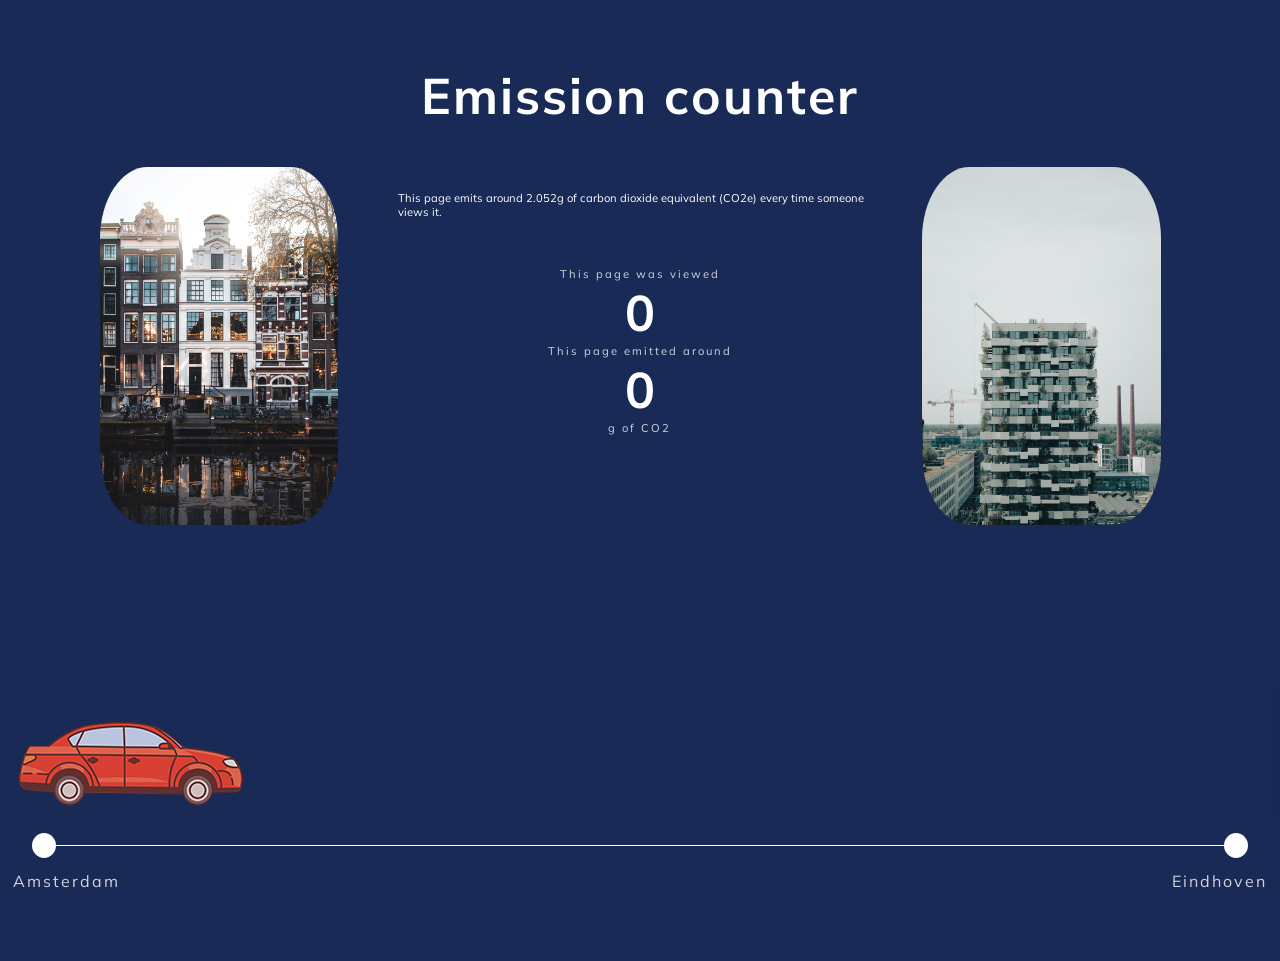
<file: index.html>
<!DOCTYPE html>
<html>
<head><link rel="stylesheet" href="counter.css"> </head>
<body>



<p id= "headTitle"> Emission counter </p>

<div id = "underTitle">
  <div id = "box-amsterdam"> <img id = "amsterdam1" src="Amsterdam3.jpg" alt="Plaatje van Amsterdam"> </div>
<div id= "textTitle" >This page emits around 2.052g of carbon dioxide equivalent (CO2e) every time someone views it.

  <div id= "calculation">
  <p id= "title1"> This page was viewed</p>
  <h1 id="count">0</h1>
  <p id= "title2"> This page emitted around</p>
    <h2 id="CO2">0</h2>
  <p id = "text3">g of CO2</p>

</div>

</div>
<div id = "box-amsterdam" > <img id = "amsterdam2" src="Eindhoven.jpg" alt="Plaatje van eindhoven"> </div>
</div>



  <div id= "car-box">
  <div id= "car"></div>
  </div>

<div id= "line-box">
  <div id= "circle1"> </div>
<div id= "line"> </div>
<div id= "circle2"> </div>

</div>

<div id = "box">
  <p id= "place1">Amsterdam</p>
<p id= "place2">Eindhoven</p>
</div>







  <!-- SOCIAL PANEL HTML -->
  <div class="social-panel-container">
  	<div class="social-panel">
  		<p>Created with <i class="fa fa-heart"></i> by
  			<a target="_blank" href="https://florin-pop.com">Florin Pop</a></p>
  		<button class="close-btn"><i class="fas fa-times"></i></button>
  		<h4>Get in touch on</h4>
  		<ul>
  			<li>
  				<a href="https://www.patreon.com/florinpop17" target="_blank">
  					<i class="fab fa-discord"></i>
  				</a>
  			</li>
  			<li>
  				<a href="https://twitter.com/florinpop1705" target="_blank">
  					<i class="fab fa-twitter"></i>
  				</a>
  			</li>
  			<li>
  				<a href="https://linkedin.com/in/florinpop17" target="_blank">
  					<i class="fab fa-linkedin"></i>
  				</a>
  			</li>
  			<li>
  				<a href="https://facebook.com/florinpop17" target="_blank">
  					<i class="fab fa-facebook"></i>
  				</a>
  			</li>
  			<li>
  				<a href="https://instagram.com/florinpop17" target="_blank">
  					<i class="fab fa-instagram"></i>
  				</a>
  			</li>
  		</ul>
  	</div>
    <script src="counter.js"></script>
  </div>


</body>
</html>
</file>
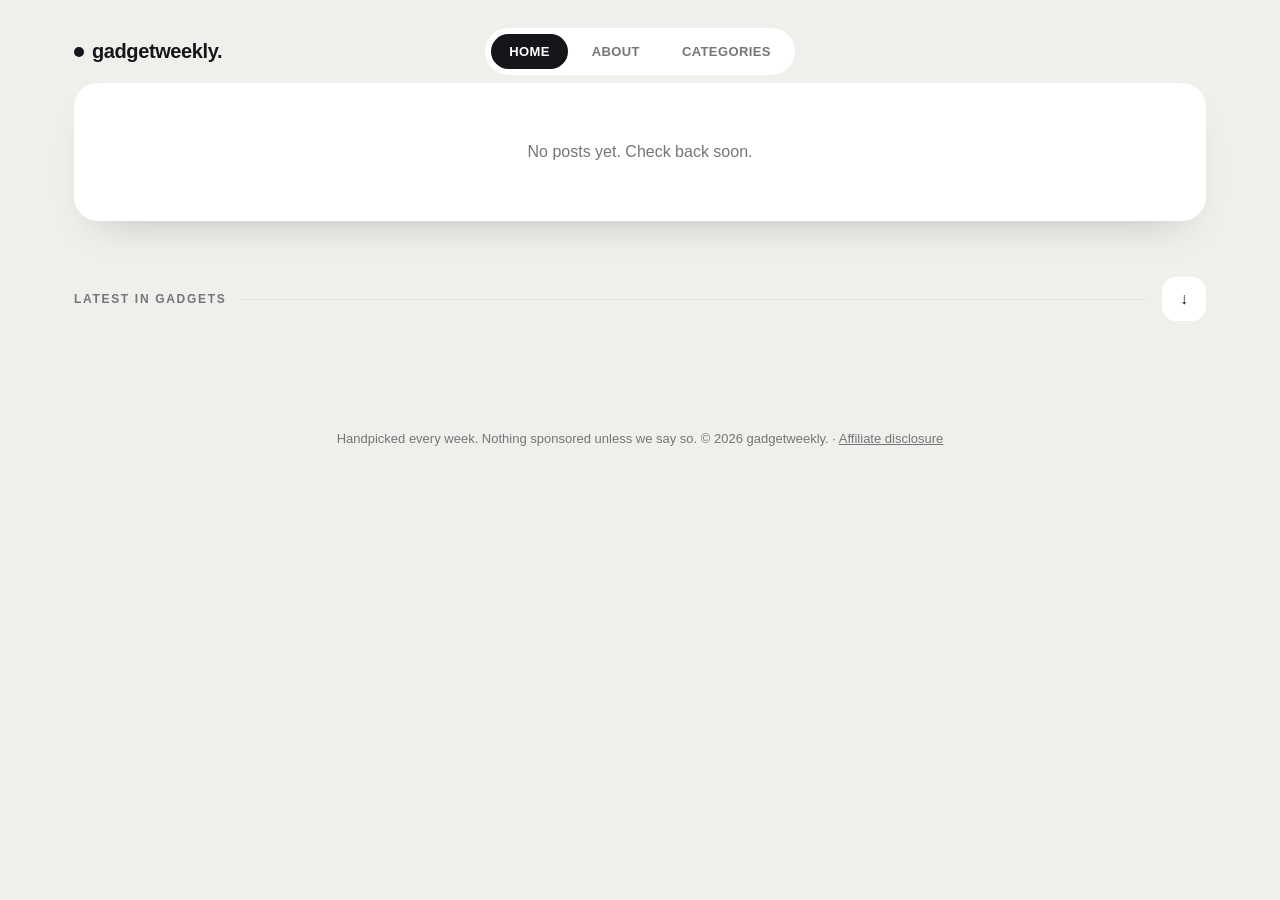
<file: blog/index.html>
<!DOCTYPE html>
<html lang="en">
<head>
<meta charset="UTF-8">
<meta name="viewport" content="width=device-width, initial-scale=1.0">
<meta http-equiv="Content-Security-Policy" content="default-src 'self'; script-src 'self' 'unsafe-inline'; style-src 'self' 'unsafe-inline' https://fonts.googleapis.com; font-src https://fonts.gstatic.com; img-src 'self' data: https:; connect-src 'self'; base-uri 'none'; form-action 'none'; object-src 'none';">
<title>Gadget Weekly — Top 10 Fun &amp; Handy Gadgets, Every Week</title>
<meta name="description" content="A new Top 10 list of fun and handy gadgets every week — fast charging gear, clever home gadgets, and small things that are actually worth buying.">
<link rel="canonical" href="https://thomzzen.github.io/visitcounter/blog/">
<meta property="og:type" content="website">
<meta property="og:title" content="Gadget Weekly — Top 10 Fun & Handy Gadgets, Every Week">
<meta property="og:description" content="A new Top 10 list of fun and handy gadgets every week — fast charging gear, clever home gadgets, and small things that are actually worth buying.">
<meta property="og:url" content="https://thomzzen.github.io/visitcounter/blog/">
<meta name="twitter:card" content="summary">
<meta name="twitter:title" content="Gadget Weekly — Top 10 Fun & Handy Gadgets, Every Week">
<meta name="twitter:description" content="A new Top 10 list of fun and handy gadgets every week.">
<link rel="stylesheet" href="style.css">
</head>
<body>

<div class="wrap">

  <nav class="nav">
    <div class="brand"><span class="dot"></span> gadgetweekly.</div>
    <div class="nav-links">
      <a href="index.html" class="active">Home</a>
      <a href="about.html">About</a>
      <details class="nav-dropdown">
        <summary>Categories</summary>
        <div class="nav-dropdown-menu" id="categoryMenu"></div>
      </details>
    </div>
  </nav>

  <section class="hero" id="hero"></section>

  <div class="section-label">
    <span id="sectionLabelText">Latest drops</span>
    <div class="line"></div>
    <button class="icon-btn" onclick="document.getElementById('archive').scrollIntoView({behavior:'smooth'})" title="See all posts">&darr;</button>
  </div>

  <div class="filter-bar" id="filterBar"></div>

  <div class="grid" id="archive"></div>

  <footer>
    Handpicked every week. Nothing sponsored unless we say so. &copy; <span id="year"></span> gadgetweekly.
    &middot; <a href="disclosure.html">Affiliate disclosure</a>
  </footer>
</div>

<script src="posts.js"></script>
<script src="labels.js"></script>
<script src="categories.js"></script>
<script src="app.js"></script>
<script>
  document.getElementById("year").textContent = new Date().getFullYear();

  const categories = (typeof CATEGORIES !== "undefined") ? CATEGORIES : [];
  const requestedCat = new URLSearchParams(location.search).get("cat");
  const currentCat = categories.length
    ? (categories.some(c => c.id === requestedCat) ? requestedCat : categories[0].id)
    : null;

  document.getElementById("categoryMenu").innerHTML = categoryMenuHtml("", currentCat);
  wireNavDropdowns();

  const allPosts = loadAllPosts();
  const posts = currentCat ? allPosts.filter(p => p.category === currentCat) : allPosts;
  const heroEl = document.getElementById("hero");
  const filterBarEl = document.getElementById("filterBar");
  const gridEl = document.getElementById("archive");
  let activeTag = null;

  if (currentCat && categories.length > 1) {
    document.getElementById("sectionLabelText").textContent = `Latest in ${categoryName(currentCat)}`;
  }

  function currentLabels() {
    if (!currentCat || typeof LABELS === "undefined") return [];
    return LABELS[currentCat] || [];
  }

  function renderFilterBar() {
    const labels = currentLabels();
    if (!labels.length) { filterBarEl.innerHTML = ""; return; }
    filterBarEl.innerHTML = `
      <button class="filter-pill${activeTag === null ? " active" : ""}" data-tag="">All</button>
      ${labels.map(t => `<button class="filter-pill${activeTag === t ? " active" : ""}" data-tag="${escapeHtml(t)}">${escapeHtml(t)}</button>`).join("")}
    `;
    filterBarEl.querySelectorAll(".filter-pill").forEach(btn => {
      btn.addEventListener("click", () => {
        activeTag = btn.dataset.tag || null;
        renderFilterBar();
        renderGrid();
      });
    });
  }

  function renderGrid() {
    const filtered = activeTag ? posts.filter(p => p.items.some(i => i.tag === activeTag)) : posts;
    gridEl.innerHTML = filtered.length
      ? filtered.map(postCardHtml).join("")
      : `<div class="empty-state">No posts tagged "${escapeHtml(activeTag)}" yet.</div>`;
  }

  if (posts.length === 0) {
    heroEl.outerHTML = allPosts.length
      ? `<div class="empty-state">No posts in ${escapeHtml(categoryName(currentCat))} yet. Check back soon.</div>`
      : `<div class="empty-state">No posts yet. Check back soon.</div>`;
  } else {
    const latest = posts[0];
    const heroWord = currentCat ? categoryName(currentCat).toLowerCase() : "gadgets";
    heroEl.innerHTML = `
      <div class="hero-copy">
        <div class="hero-eyebrow">${latest.weekLabel} &middot; ${formatDate(latest.date)}</div>
        <h1>top 10<br>${escapeHtml(heroWord)}.</h1>
        <p class="lede">${escapeHtml(latest.excerpt)}</p>
        <div class="hero-actions">
          <a class="btn btn-primary" href="${postHref(latest)}">Read this week's list &rarr;</a>
        </div>
      </div>
      <a class="hero-visual" href="${postHref(latest)}">
        <span class="rank-badge">Latest post</span>
        <img src="${escapeHtml(latest.cover)}" alt="${escapeHtml(latest.title)}">
        <div class="price-tag">
          <span class="name">${escapeHtml(latest.title)}</span>
          <span class="price">${escapeHtml(latest.weekLabel)}</span>
        </div>
      </a>
    `;
    renderFilterBar();
    renderGrid();
  }
</script>
</body>
</html>
</file>
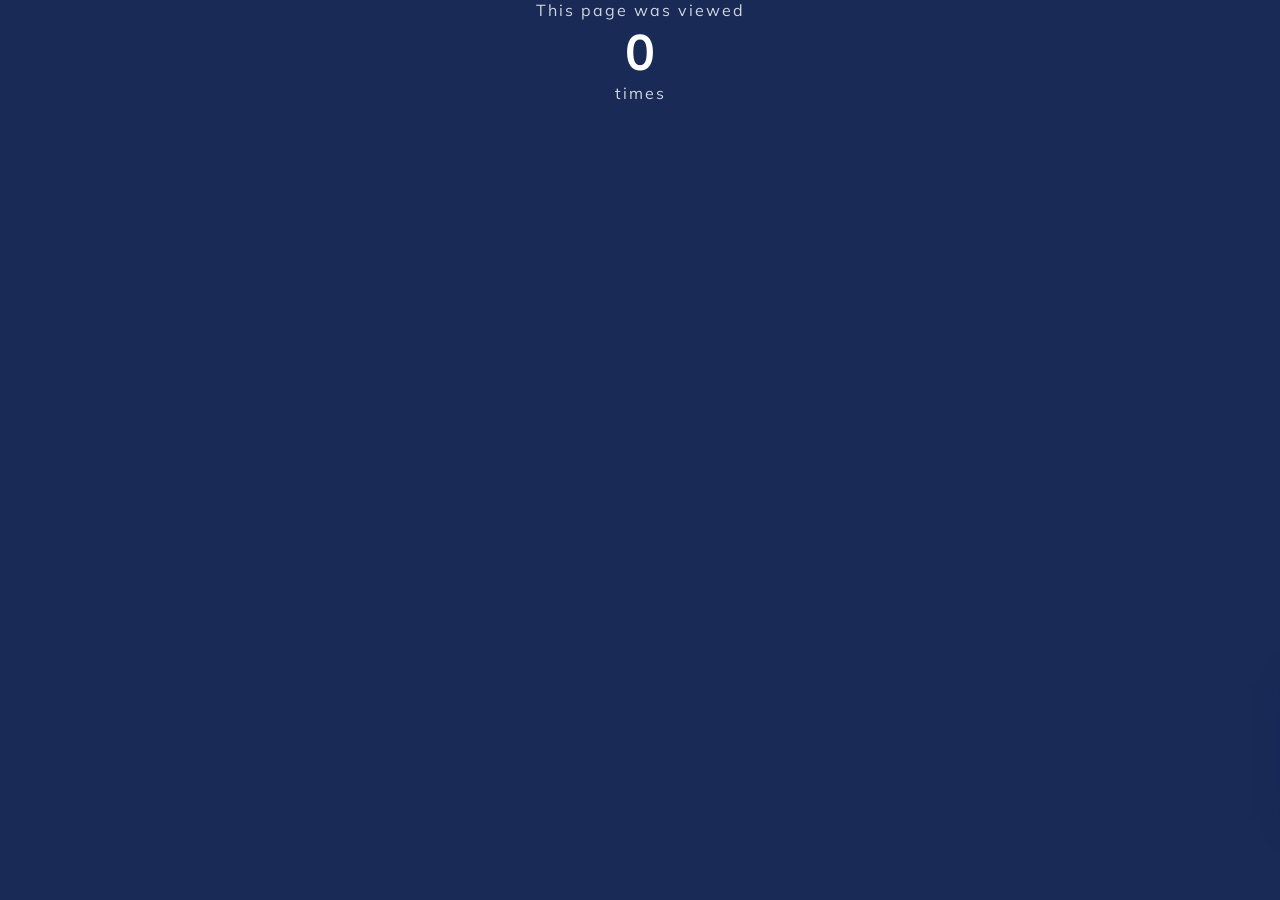
<file: homepage.html>
<!DOCTYPE html>
<html>
<head><link rel="stylesheet" href="counter.css"> </head>
<body>

  <p>This page was viewed</p>
  <h1 id="count">0</h1>
  <p>times</p>










  <!-- SOCIAL PANEL HTML -->
  <div class="social-panel-container">
  	<div class="social-panel">
  		<p>Created with <i class="fa fa-heart"></i> by
  			<a target="_blank" href="https://florin-pop.com">Florin Pop</a></p>
  		<button class="close-btn"><i class="fas fa-times"></i></button>
  		<h4>Get in touch on</h4>
  		<ul>
  			<li>
  				<a href="https://www.patreon.com/florinpop17" target="_blank">
  					<i class="fab fa-discord"></i>
  				</a>
  			</li>
  			<li>
  				<a href="https://twitter.com/florinpop1705" target="_blank">
  					<i class="fab fa-twitter"></i>
  				</a>
  			</li>
  			<li>
  				<a href="https://linkedin.com/in/florinpop17" target="_blank">
  					<i class="fab fa-linkedin"></i>
  				</a>
  			</li>
  			<li>
  				<a href="https://facebook.com/florinpop17" target="_blank">
  					<i class="fab fa-facebook"></i>
  				</a>
  			</li>
  			<li>
  				<a href="https://instagram.com/florinpop17" target="_blank">
  					<i class="fab fa-instagram"></i>
  				</a>
  			</li>
  		</ul>
  	</div>
    <script src="counter.js"></script>
  </div>


</body>
</html>
</file>
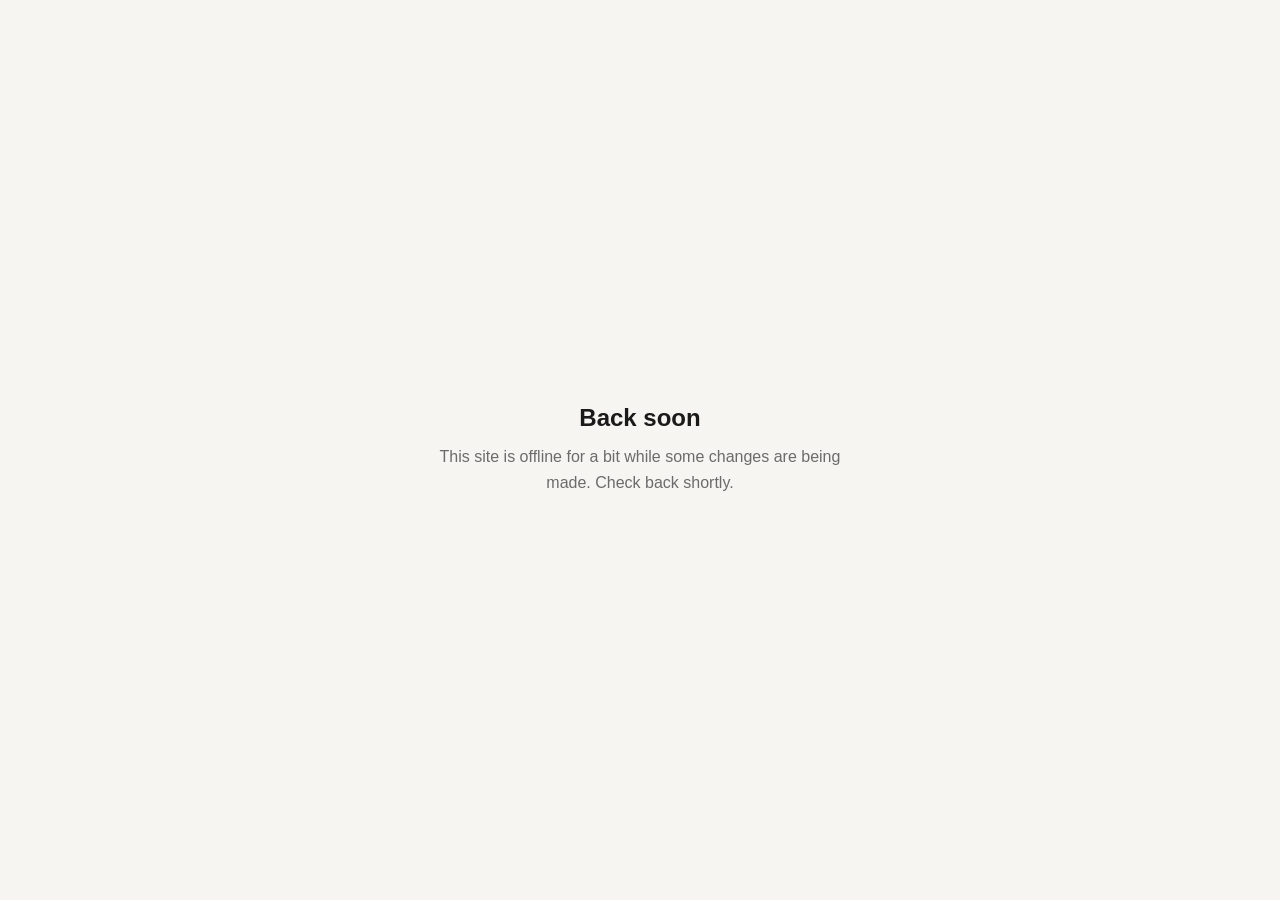
<file: maintenance.html>
<!DOCTYPE html>
<html lang="en">
<head>
<meta charset="UTF-8">
<meta name="viewport" content="width=device-width, initial-scale=1.0">
<meta name="robots" content="noindex, nofollow">
<title>Back soon</title>
<style>
  html, body {
    height: 100%;
    margin: 0;
    display: flex;
    align-items: center;
    justify-content: center;
    background: #f6f5f2;
    color: #1a1a1a;
    font-family: -apple-system, BlinkMacSystemFont, "Segoe UI", Inter, sans-serif;
    text-align: center;
  }
  main { max-width: 420px; padding: 40px 24px; }
  h1 { font-size: 24px; margin: 0 0 12px; }
  p { color: #6b6b6b; line-height: 1.6; margin: 0; }
</style>
</head>
<body>
  <main>
    <h1>Back soon</h1>
    <p>This site is offline for a bit while some changes are being made. Check back shortly.</p>
  </main>
</body>
</html>
</file>
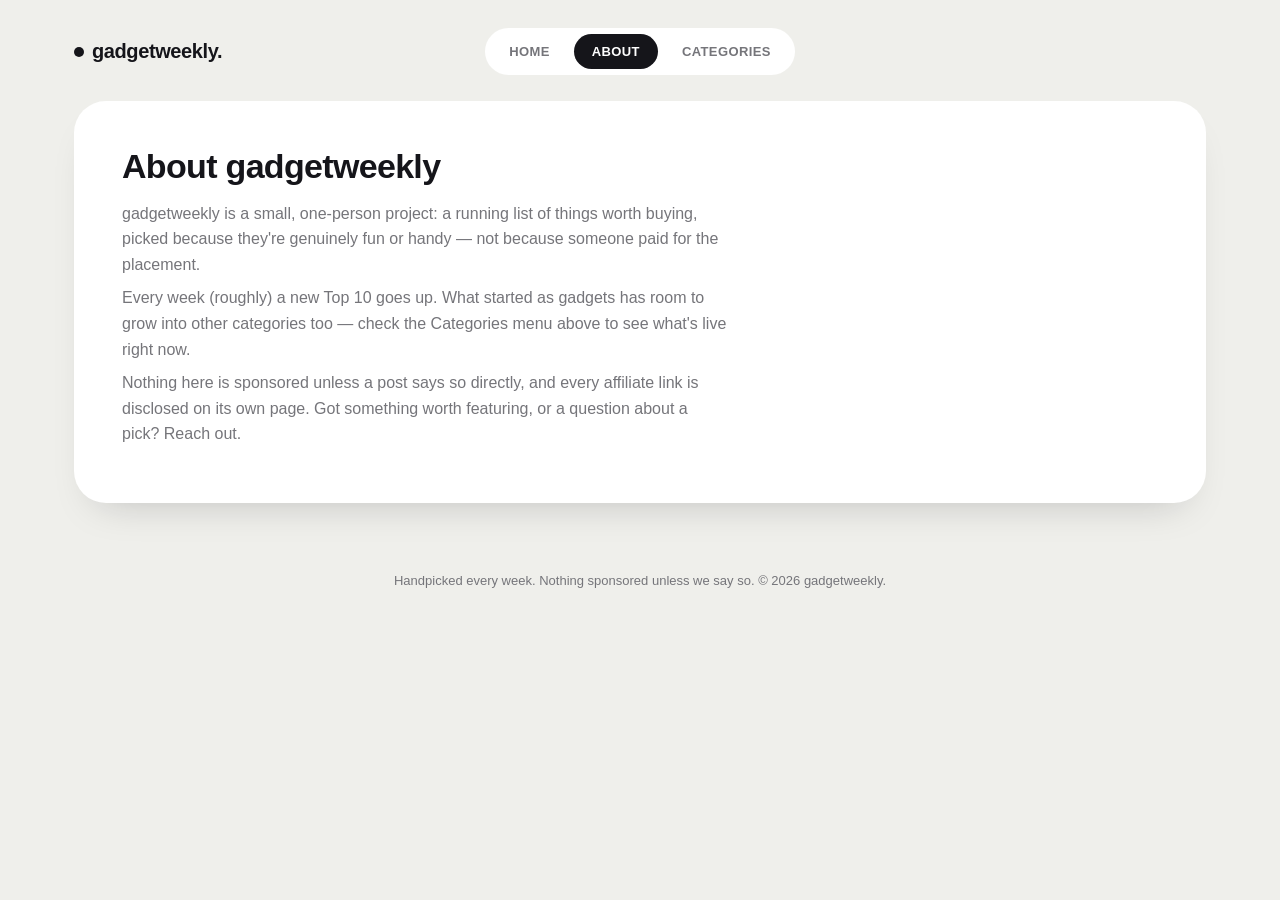
<file: blog/about.html>
<!DOCTYPE html>
<html lang="en">
<head>
<meta charset="UTF-8">
<meta name="viewport" content="width=device-width, initial-scale=1.0">
<meta http-equiv="Content-Security-Policy" content="default-src 'self'; script-src 'self' 'unsafe-inline'; style-src 'self' 'unsafe-inline' https://fonts.googleapis.com; font-src https://fonts.gstatic.com; img-src 'self' data: https:; connect-src 'self'; base-uri 'none'; form-action 'none'; object-src 'none';">
<title>About — Gadget Weekly</title>
<meta name="description" content="What Gadget Weekly is, and how the weekly Top 10 lists get picked.">
<link rel="stylesheet" href="style.css">
</head>
<body>

<div class="wrap">

  <nav class="nav">
    <div class="brand"><span class="dot"></span> gadgetweekly.</div>
    <div class="nav-links">
      <a href="index.html">Home</a>
      <a href="about.html" class="active">About</a>
      <details class="nav-dropdown">
        <summary>Categories</summary>
        <div class="nav-dropdown-menu" id="categoryMenu"></div>
      </details>
    </div>
  </nav>

  <div class="post-hero">
    <h1 style="font-size: 34px;">About gadgetweekly</h1>
    <p class="lede">
      gadgetweekly is a small, one-person project: a running list of things worth
      buying, picked because they're genuinely fun or handy — not because someone
      paid for the placement.
    </p>
    <p class="lede">
      Every week (roughly) a new Top 10 goes up. What started as gadgets has room to
      grow into other categories too — check the Categories menu above to see what's
      live right now.
    </p>
    <p class="lede">
      Nothing here is sponsored unless a post says so directly, and every affiliate
      link is disclosed on its own page. Got something worth featuring, or a question
      about a pick? Reach out.
    </p>
  </div>

  <footer>Handpicked every week. Nothing sponsored unless we say so. &copy; <span id="year"></span> gadgetweekly.</footer>
</div>

<script src="categories.js"></script>
<script src="app.js"></script>
<script>
  document.getElementById("year").textContent = new Date().getFullYear();
  document.getElementById("categoryMenu").innerHTML = categoryMenuHtml("");
  wireNavDropdowns();
</script>
</body>
</html>
</file>
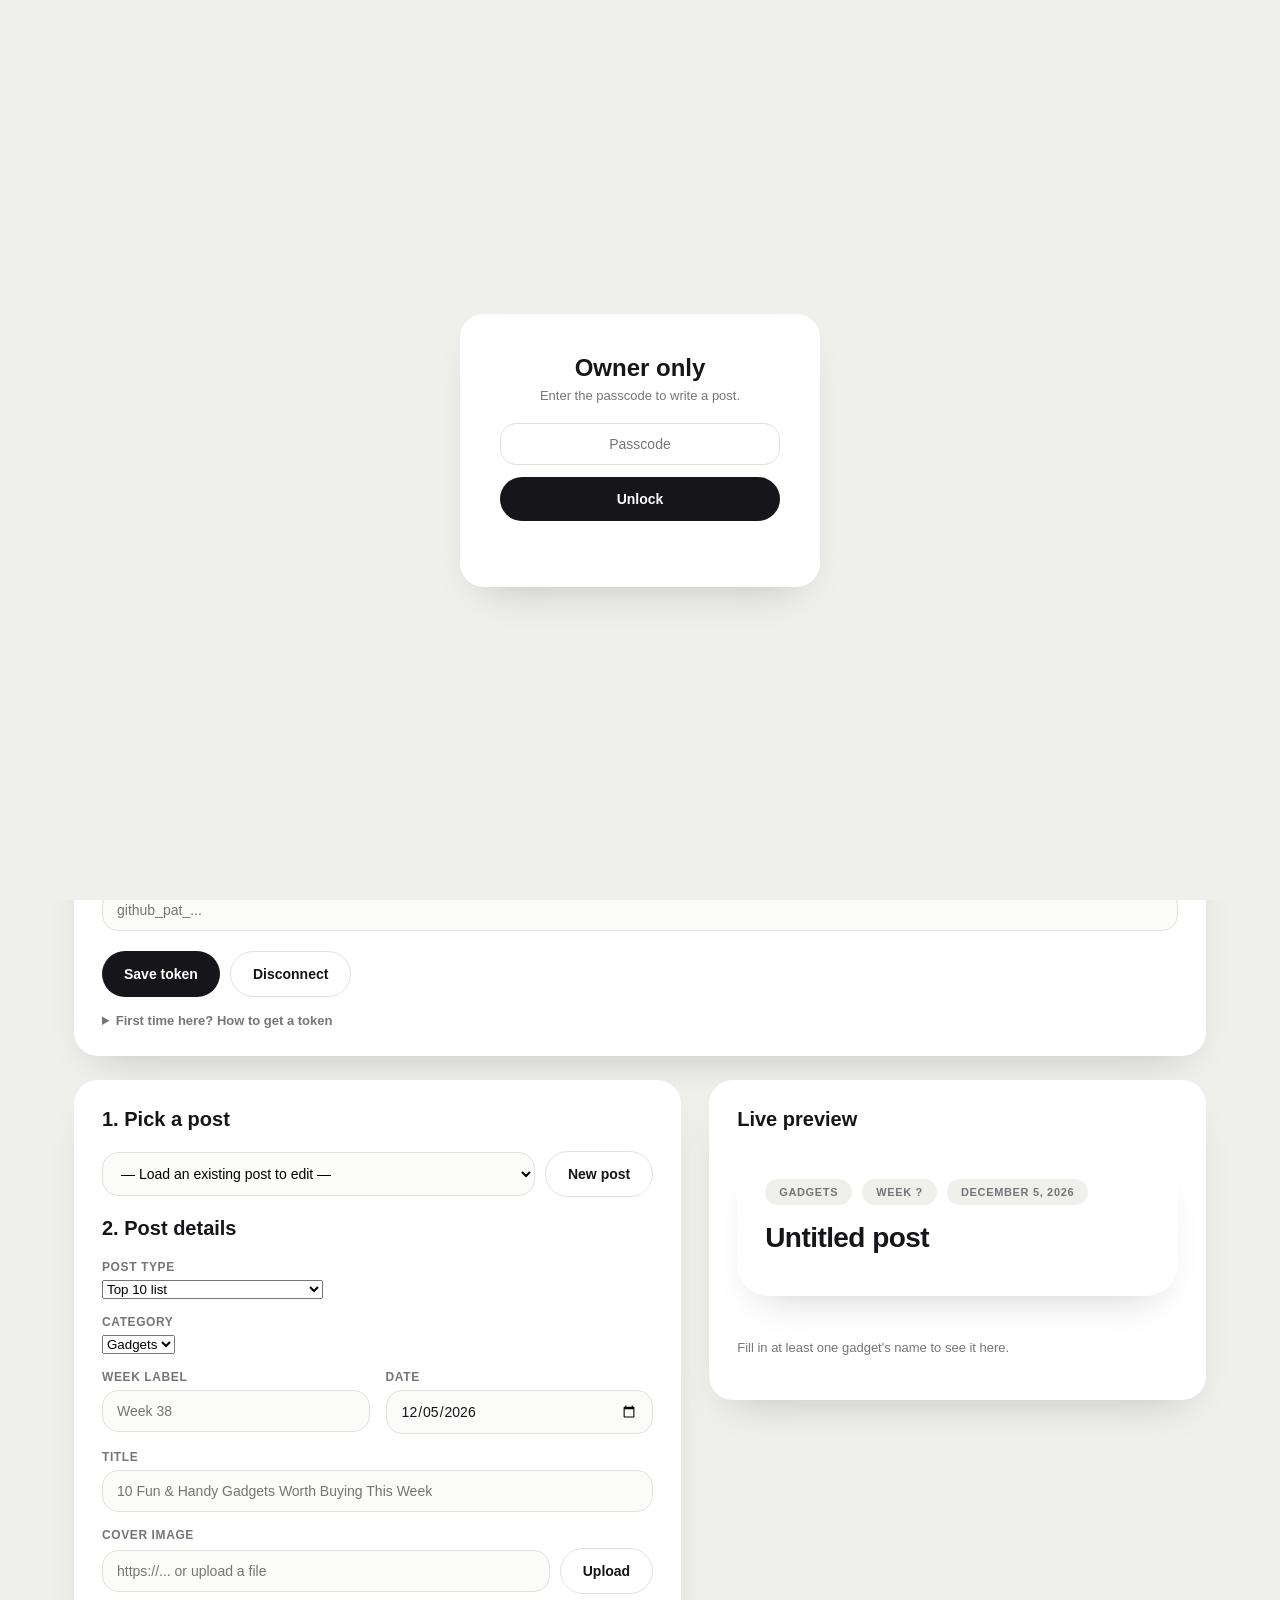
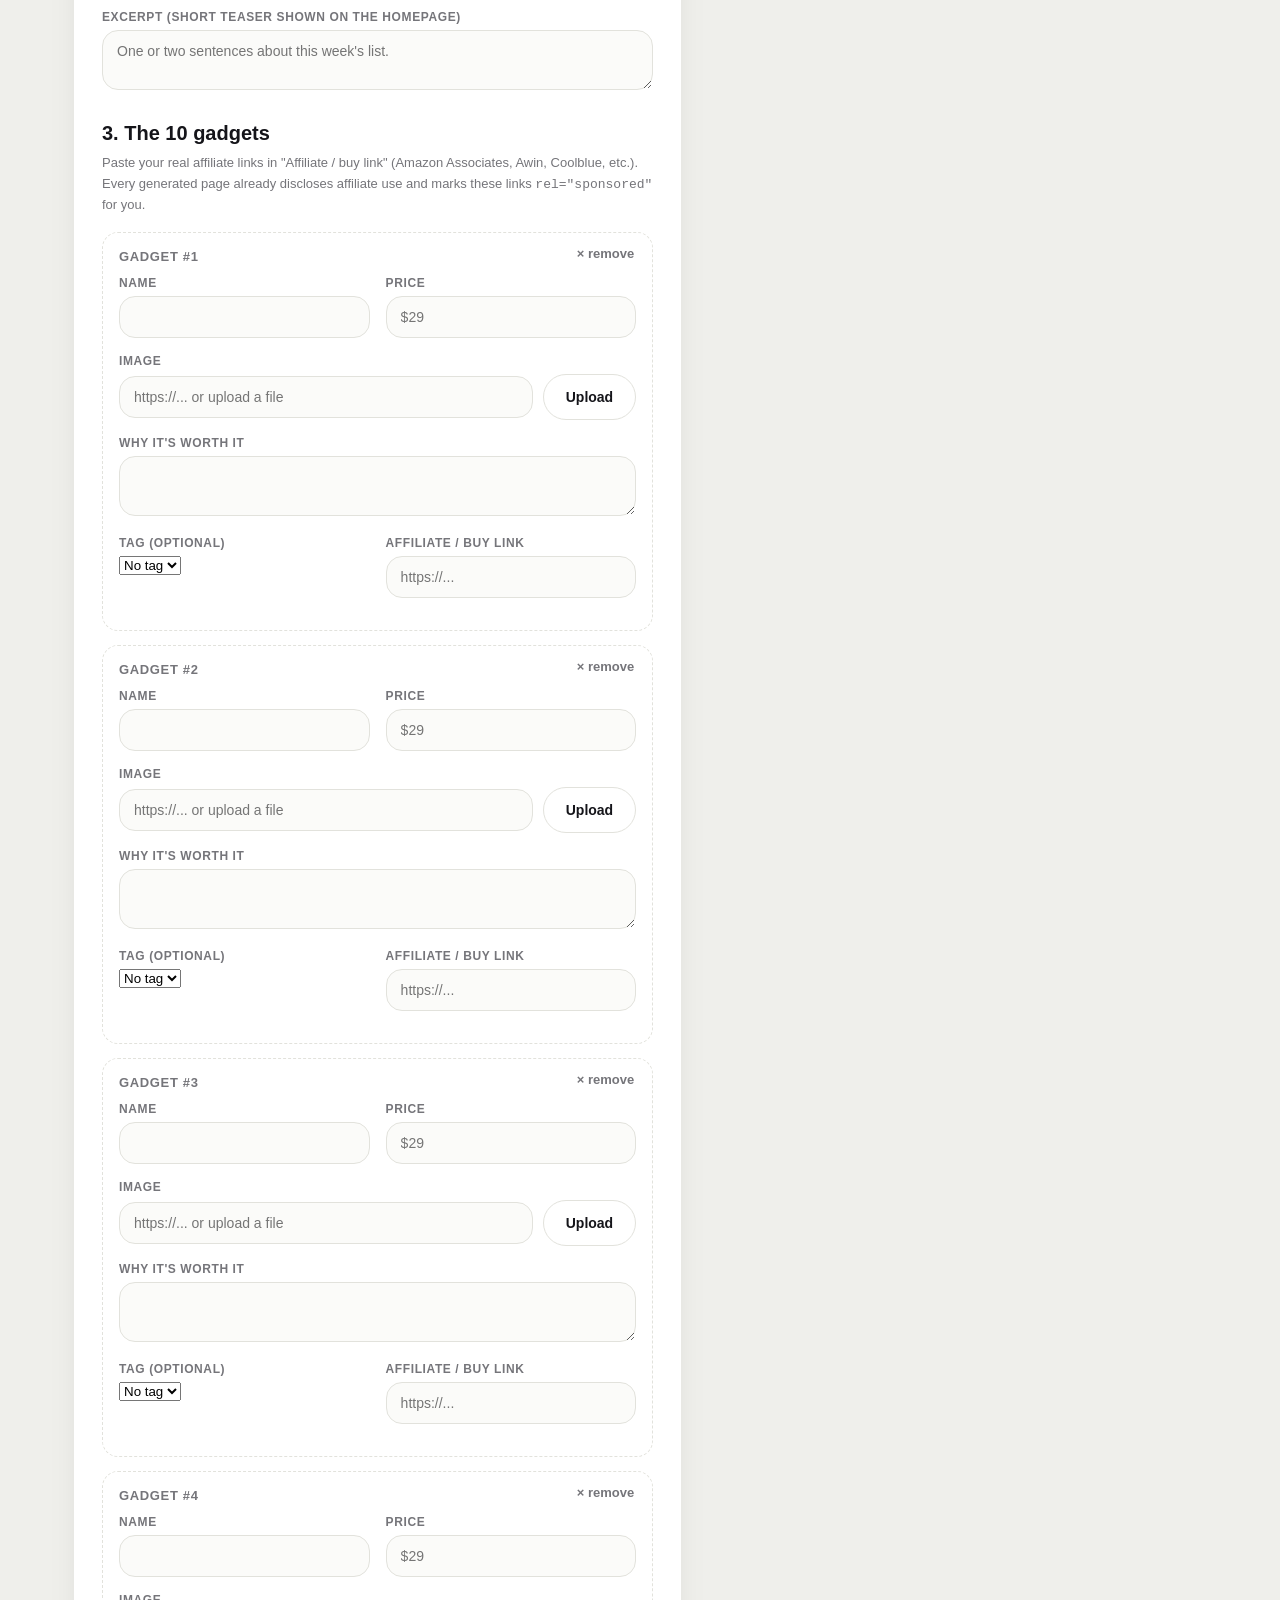
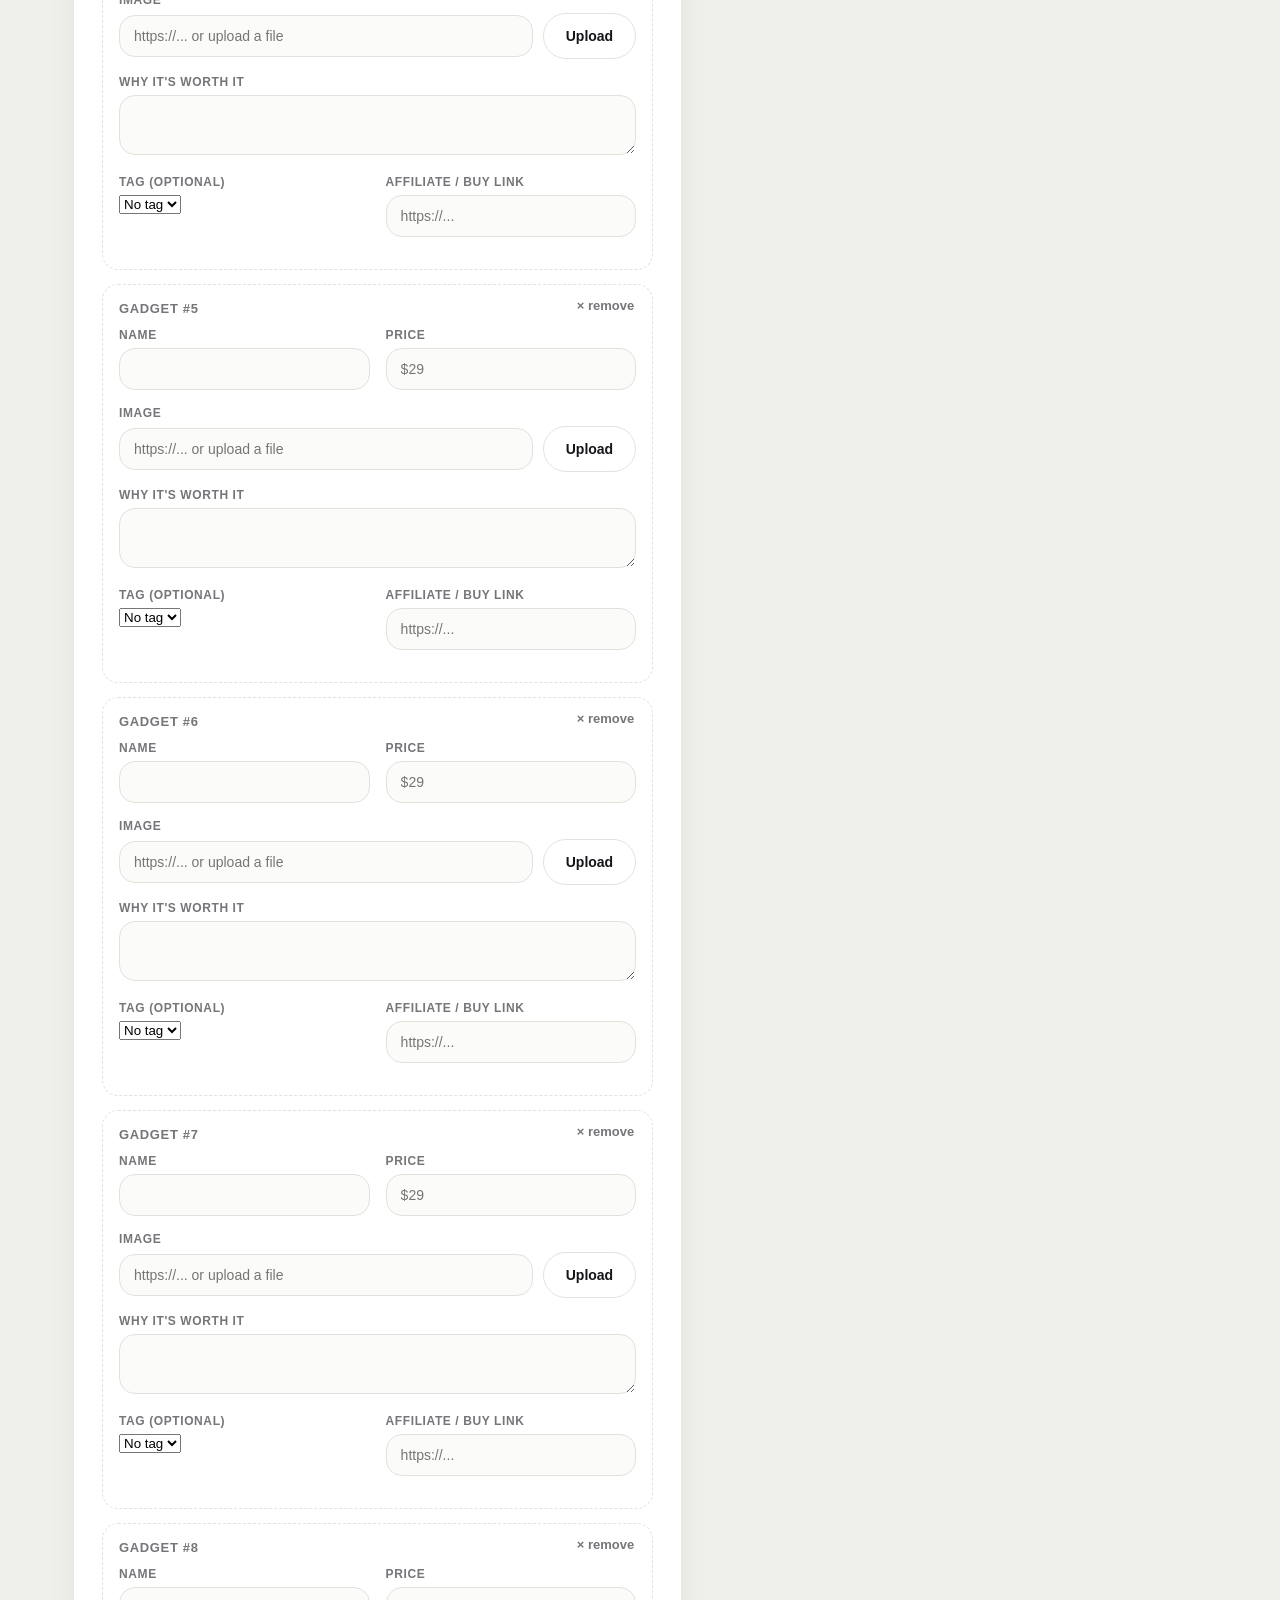
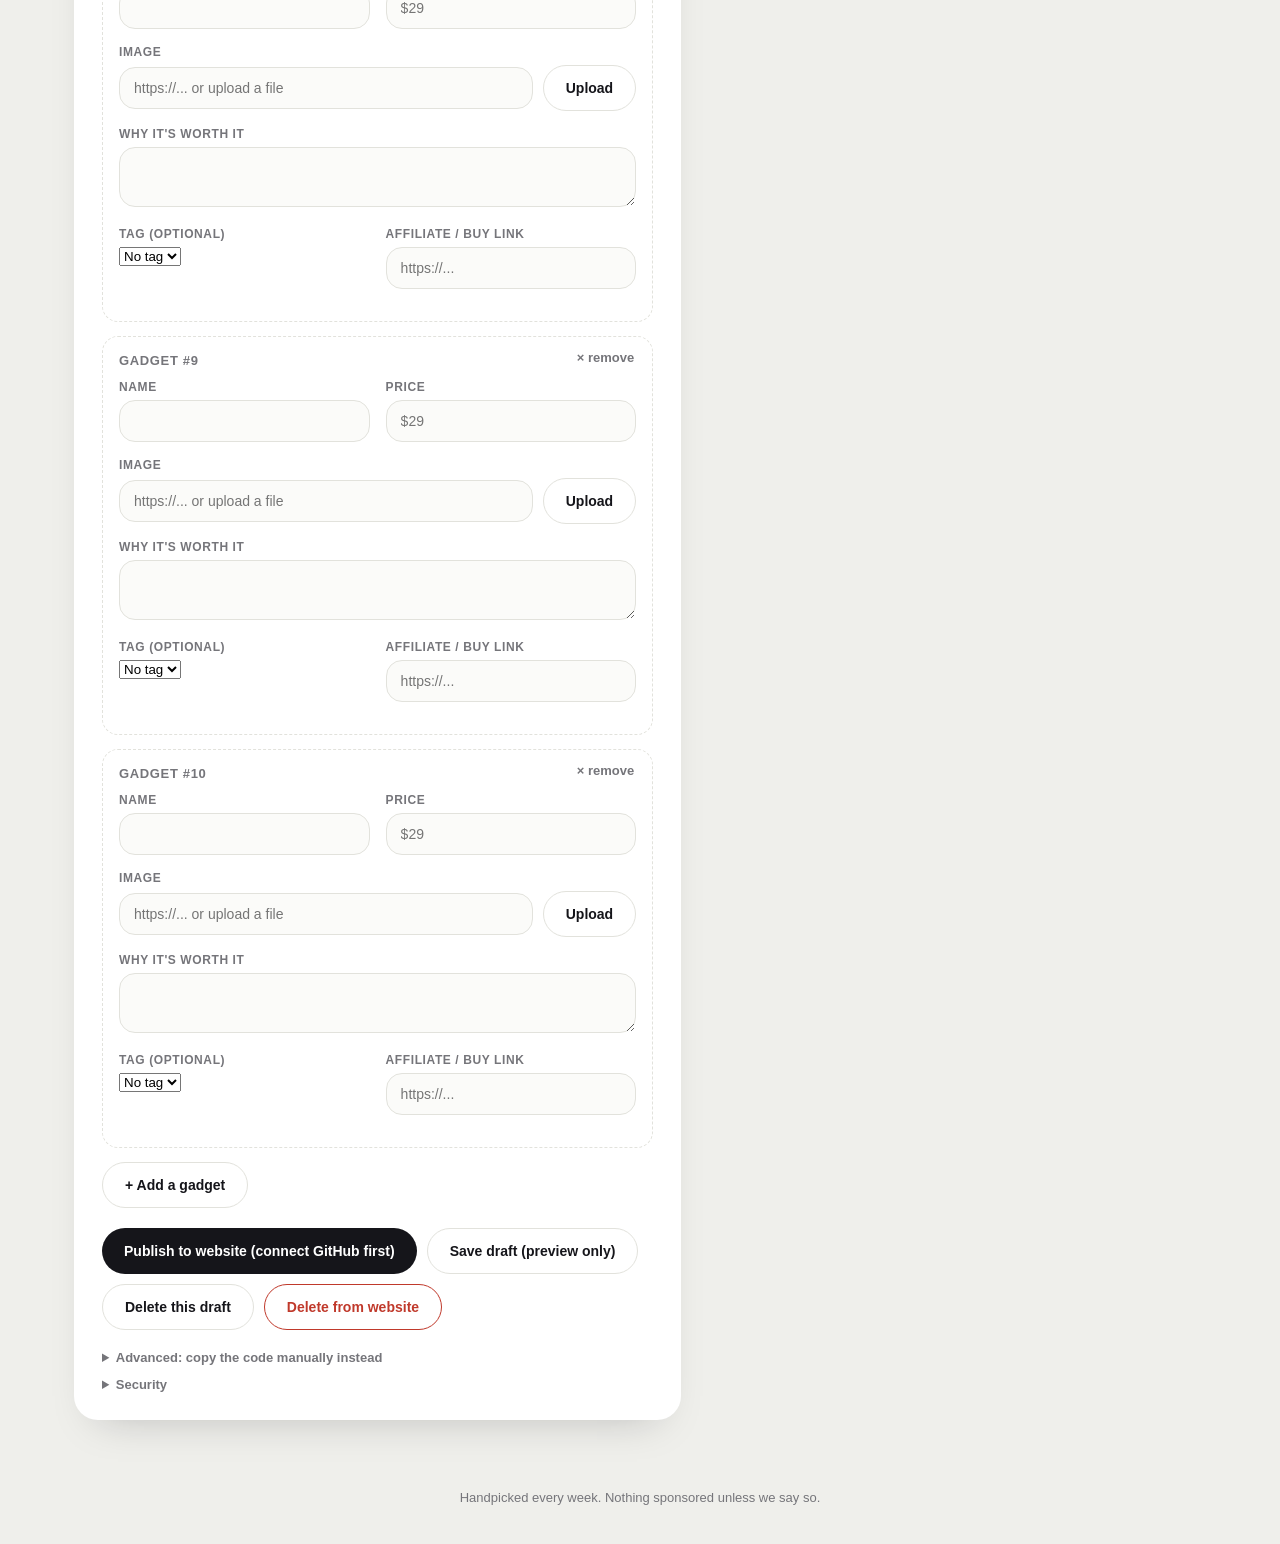
<file: blog/admin.html>
<!DOCTYPE html>
<html lang="en">
<head>
<meta charset="UTF-8">
<meta name="viewport" content="width=device-width, initial-scale=1.0">
<meta name="robots" content="noindex, nofollow">
<meta http-equiv="Content-Security-Policy" content="default-src 'self'; script-src 'self' 'unsafe-inline'; style-src 'self' 'unsafe-inline' https://fonts.googleapis.com; font-src https://fonts.gstatic.com; img-src 'self' data: https:; connect-src 'self' https://api.github.com; base-uri 'none'; form-action 'none'; object-src 'none';">
<title>Write a Post — Gadget Weekly</title>
<link rel="stylesheet" href="style.css">
</head>
<body>

<!--
  Passcode gate, checked against a SHA-256 hash (not the plaintext) so
  reading this page's source doesn't hand someone the passcode outright.
  It still only deters casual visitors, not a determined attacker who
  copies the hash and cracks it offline -- so pick a real passphrase
  (a few random words), not a short dictionary word. It is also still
  not what stops anyone from publishing: only someone holding a GitHub
  token scoped to this repo (set up below) can actually do that.

  To change the passcode: unlock the page, open "Security" near the
  bottom of the left column, type a new passcode there, and paste the
  hash it gives you over PASSCODE_HASH below.
-->
<div class="lock-screen" id="lockScreen">
  <div class="lock-box">
    <h2>Owner only</h2>
    <p>Enter the passcode to write a post.</p>
    <input type="password" id="lockInput" placeholder="Passcode" autocomplete="off" autocapitalize="off" autocorrect="off" spellcheck="false">
    <button class="btn btn-primary" id="lockBtn">Unlock</button>
    <div class="error" id="lockError"></div>
  </div>
</div>
<script>
  // SHA-256 of the real passcode -- see the comment above for how to change it.
  const PASSCODE_HASH = "e0c12407faa1b6e314e938912db6e3632517f14d770eae35a39621e460079489";
  const MAX_ATTEMPTS = 5;
  const LOCKOUT_MS = 30000;
  const lockScreen = document.getElementById("lockScreen");
  if (sessionStorage.getItem("gwUnlocked") === "1") lockScreen.hidden = true;

  async function sha256Hex(str) {
    const bytes = new TextEncoder().encode(str);
    const digest = await crypto.subtle.digest("SHA-256", bytes);
    return Array.from(new Uint8Array(digest)).map(b => b.toString(16).padStart(2, "0")).join("");
  }

  function lockedUntil() {
    return Number(sessionStorage.getItem("gwLockedUntil") || 0);
  }

  function updateLockUi() {
    const remaining = lockedUntil() - Date.now();
    const btn = document.getElementById("lockBtn");
    const err = document.getElementById("lockError");
    if (remaining > 0) {
      btn.disabled = true;
      err.textContent = `Too many attempts. Try again in ${Math.ceil(remaining / 1000)}s.`;
      setTimeout(updateLockUi, 1000);
    } else {
      btn.disabled = false;
    }
  }

  async function tryUnlock() {
    if (lockedUntil() > Date.now()) return;
    const input = document.getElementById("lockInput");
    const hash = await sha256Hex(input.value.trim().toLowerCase());
    if (hash === PASSCODE_HASH) {
      sessionStorage.setItem("gwUnlocked", "1");
      sessionStorage.removeItem("gwAttempts");
      lockScreen.hidden = true;
    } else {
      const attempts = Number(sessionStorage.getItem("gwAttempts") || 0) + 1;
      sessionStorage.setItem("gwAttempts", String(attempts));
      if (attempts >= MAX_ATTEMPTS) {
        sessionStorage.setItem("gwLockedUntil", String(Date.now() + LOCKOUT_MS));
        sessionStorage.removeItem("gwAttempts");
        updateLockUi();
      } else {
        document.getElementById("lockError").textContent = `Wrong passcode (${MAX_ATTEMPTS - attempts} attempt(s) left)`;
      }
    }
  }
  document.getElementById("lockBtn").addEventListener("click", tryUnlock);
  document.getElementById("lockInput").addEventListener("keydown", e => {
    if (e.key === "Enter") tryUnlock();
  });
  updateLockUi();
</script>

<div class="wrap">

  <nav class="nav">
    <div class="brand"><span class="dot"></span> gadgetweekly.</div>
    <div class="nav-links">
      <a href="index.html">Home</a>
      <a href="about.html">About</a>
      <details class="nav-dropdown">
        <summary>Categories</summary>
        <div class="nav-dropdown-menu" id="categoryMenu"></div>
      </details>
    </div>
  </nav>

  <div class="section-label" style="margin-top:18px;">
    <span>Write this week's top 10</span>
    <div class="line"></div>
  </div>

  <div class="panel" id="categoriesPanel" style="margin-bottom:24px;">
    <h2>Categories</h2>
    <p class="hint" style="margin-top:0;">
      These are the pages visitors reach from the "Categories" menu in the nav (e.g. Gadgets,
      Sport items). Every post belongs to one, picked below in "Post details". A category can't
      be removed while posts still use it.
    </p>
    <div class="filter-bar" id="categoryPills"></div>
    <div class="select-line">
      <input type="text" id="newCategoryInput" placeholder="New category, e.g. Sport items">
      <button class="btn btn-primary" id="addCategoryBtn">+ Add category</button>
    </div>
    <p class="hint" id="categoriesHint"></p>
  </div>

  <div class="panel" id="labelsPanel" style="margin-bottom:24px;">
    <h2>Filter labels</h2>
    <p class="hint" style="margin-top:0;">
      These are the labels visitors can filter by, kept separately per category/page below —
      removing one here only affects the category selected, never any other page. They also fill
      the "Tag" dropdown for each gadget below (needs GitHub connected below to publish).
    </p>
    <div class="field" style="margin-bottom:14px;">
      <label>Managing labels for</label>
      <select id="labelsCategorySelect"></select>
    </div>
    <div class="filter-bar" id="labelPills"></div>
    <div class="select-line">
      <input type="text" id="newLabelInput" placeholder="New label, e.g. Splurge">
      <button class="btn btn-primary" id="addLabelBtn">+ Add label</button>
    </div>
    <p class="hint" id="labelsHint"></p>
  </div>

  <div class="panel" id="githubPanel" style="margin-bottom:24px;">
    <h2>GitHub connection</h2>
    <p class="hint" id="ghStatus" style="margin-top:0;"></p>
    <div class="field">
      <label>GitHub token</label>
      <input type="password" id="ghToken" placeholder="github_pat_..." autocomplete="off" autocapitalize="off" autocorrect="off" spellcheck="false">
    </div>
    <div class="actions-row">
      <button class="btn btn-primary" id="ghSaveBtn">Save token</button>
      <button class="btn btn-outline" id="ghClearBtn">Disconnect</button>
    </div>
    <details style="margin-top:16px;">
      <summary style="cursor:pointer; font-size:13px; font-weight:700; color:var(--muted);">First time here? How to get a token</summary>
      <ol class="hint" style="padding-left:18px; margin-top:10px;">
        <li>Open <a href="https://github.com/settings/personal-access-tokens/new" target="_blank" rel="noopener">github.com/settings/personal-access-tokens/new</a> (log in if it asks)</li>
        <li>Give it any name, e.g. "Gadget Weekly admin"</li>
        <li>Under "Repository access" choose "Only select repositories" → pick <code>Thomzzen/visitcounter</code></li>
        <li>Under "Permissions" → "Repository permissions", set <strong>Contents</strong> to <strong>Read and write</strong> (leave everything else as-is)</li>
        <li>Click "Generate token" at the bottom, copy the token it shows you (starts with <code>github_pat_</code>)</li>
        <li>Paste it into the field above and click "Save token"</li>
      </ol>
      <p class="hint">
        The token is stored only in this browser (never sent anywhere except api.github.com) and only has access
        to this one repository. Treat it like a password. Click "Disconnect" if you're on a shared computer.
      </p>
    </details>
  </div>

  <div class="admin-grid">

    <div class="panel">
      <h2>1. Pick a post</h2>
      <div class="select-line">
        <select id="postPicker"></select>
        <button class="btn btn-outline" id="newPostBtn">New post</button>
      </div>

      <h2>2. Post details</h2>
      <div class="field">
        <label>Post type</label>
        <select id="f-postType">
          <option value="list">Top 10 list</option>
          <option value="review">Long-form review (single product)</option>
        </select>
      </div>
      <div class="field">
        <label>Category</label>
        <select id="f-category"></select>
      </div>
      <div class="two-col">
        <div class="field">
          <label>Week label</label>
          <input type="text" id="f-weekLabel" placeholder="Week 38">
        </div>
        <div class="field">
          <label>Date</label>
          <input type="date" id="f-date">
        </div>
      </div>
      <div class="field">
        <label>Title</label>
        <input type="text" id="f-title" placeholder="10 Fun & Handy Gadgets Worth Buying This Week">
      </div>
      <div class="field">
        <label>Cover image</label>
        <div class="upload-row">
          <input type="text" id="f-cover" placeholder="https://... or upload a file">
          <input type="file" id="f-cover-file" accept="image/*" hidden>
          <button type="button" class="btn btn-outline" id="f-cover-upload-btn">Upload</button>
        </div>
        <p class="hint" id="f-cover-upload-hint" style="margin-top:6px;"></p>
      </div>
      <div class="field">
        <label>Excerpt (short teaser shown on the homepage)</label>
        <textarea id="f-excerpt" rows="2" placeholder="One or two sentences about this week's list."></textarea>
      </div>

      <div id="listFields">
        <h2 style="margin-top:28px;">3. The 10 gadgets</h2>
        <p class="hint" style="margin-top:-12px; margin-bottom:16px;">
          Paste your real affiliate links in "Affiliate / buy link" (Amazon Associates, Awin, Coolblue, etc.).
          Every generated page already discloses affiliate use and marks these links <code>rel="sponsored"</code> for you.
        </p>
        <div id="items"></div>
        <button class="btn btn-outline" id="addItemBtn">+ Add a gadget</button>
      </div>

      <div id="reviewFields" style="display:none;">
        <h2 style="margin-top:28px;">3. Product details</h2>
        <div class="two-col">
          <div class="field">
            <label>Product name</label>
            <input type="text" id="rv-product-name" placeholder="MikaMax Useless Box">
          </div>
          <div class="field">
            <label>Price</label>
            <input type="text" id="rv-product-price" placeholder="€25–35">
          </div>
        </div>
        <div class="field">
          <label>Product image</label>
          <div class="upload-row">
            <input type="text" id="rv-product-image" placeholder="https://... or upload a file">
            <input type="file" id="rv-product-image-file" accept="image/*" hidden>
            <button type="button" class="btn btn-outline" id="rv-product-image-upload-btn">Upload</button>
          </div>
          <p class="hint" id="rv-product-image-upload-hint" style="margin-top:6px;"></p>
        </div>
        <div class="field">
          <label>Buy link</label>
          <input type="text" id="rv-product-link" placeholder="https://...">
        </div>

        <h2 style="margin-top:28px;">4. Review content</h2>
        <div class="field">
          <label>Introduction</label>
          <textarea id="rv-intro" rows="4" placeholder="Opening paragraph(s) that hook the reader."></textarea>
        </div>
        <div class="field">
          <label>Sections</label>
          <p class="hint" style="margin-top:0;">
            Start each section with <code>## Heading</code> on its own line, then the section's text below it.
            Leave a blank line between sections. A line starting with <code>- </code> becomes a bullet point.
          </p>
          <textarea id="rv-sections" rows="10" placeholder="## What Is It?
Plain text here.

## How It Works
More text, and a list:
- first point
- second point"></textarea>
        </div>
        <div class="two-col">
          <div class="field">
            <label>Pros (one per line)</label>
            <textarea id="rv-pros" rows="5"></textarea>
          </div>
          <div class="field">
            <label>Cons (one per line)</label>
            <textarea id="rv-cons" rows="5"></textarea>
          </div>
        </div>
        <div class="field">
          <label>Verdict — is it worth buying?</label>
          <textarea id="rv-verdict" rows="4"></textarea>
        </div>
        <div class="field">
          <label>FAQ</label>
          <p class="hint" style="margin-top:0;">
            Format each as <code>Q: question</code> then <code>A: answer</code> on the line(s) after it, with a
            blank line between questions.
          </p>
          <textarea id="rv-faq" rows="8" placeholder="Q: Is it worth it?
A: Yes, because...

Q: Another question?
A: Another answer."></textarea>
        </div>
      </div>

      <div class="actions-row">
        <button class="btn btn-primary" id="publishBtn">Publish to website</button>
        <button class="btn btn-outline" id="saveDraftBtn">Save draft (preview only)</button>
        <button class="btn btn-outline" id="deleteDraftBtn">Delete this draft</button>
        <button class="btn btn-danger" id="deletePostBtn">Delete from website</button>
      </div>
      <p class="hint" id="publishHint"></p>

      <details style="margin-top:20px;">
        <summary style="cursor:pointer; font-size:13px; font-weight:700; color:var(--muted);">Advanced: copy the code manually instead</summary>
        <p class="hint">Use this if you haven't connected GitHub above, or prefer to paste it in yourself.</p>
        <div class="actions-row">
          <button class="btn btn-outline" id="generateBtn">Generate code</button>
        </div>
        <div id="codeBox" style="display:none; margin-top:20px;">
          <label style="display:block; font-size:12px; font-weight:700; text-transform:uppercase; letter-spacing:0.05em; color:var(--muted); margin-bottom:8px;">
            Paste this into posts.js
          </label>
          <textarea class="code-output" id="codeOutput" readonly></textarea>
          <div class="actions-row">
            <button class="btn btn-outline" id="copyCodeBtn">Copy code</button>
          </div>
          <p class="hint">
            Open <code>blog/posts.js</code>, paste this object at the very top of the <code>POSTS = [ ... ]</code> array
            (don't forget the comma after it), then save, commit and push.
          </p>
        </div>
      </details>

      <details style="margin-top:12px;">
        <summary style="cursor:pointer; font-size:13px; font-weight:700; color:var(--muted);">Security</summary>
        <p class="hint">
          The passcode above is checked against a hash, not stored as plain text — but it's still only a
          deterrent for casual visitors, not real security. The actual thing keeping this repo safe is that
          nobody else has your GitHub token. Two things worth doing:
        </p>
        <ul class="hint" style="padding-left:18px;">
          <li>Use a real passphrase here (three or four random words), not a short word — the hash can be
            cracked offline by anyone who reads the page source, just not instantly.</li>
          <li>Make sure your GitHub token (further down) is a <strong>fine-grained</strong> token scoped to
            only this repository with only <strong>Contents: Read and write</strong>, and give it an
            expiration date — so a leaked token is limited in both what it can touch and how long it works.</li>
        </ul>
        <p class="hint" style="margin-top:14px; font-weight:700;">Change the passcode</p>
        <div class="two-col">
          <div class="field" style="grid-column: span 2;">
            <input type="text" id="newPasscodeInput" placeholder="Type a new passcode" autocomplete="off" autocapitalize="off" autocorrect="off" spellcheck="false">
          </div>
        </div>
        <button class="btn btn-outline" id="hashPasscodeBtn">Generate hash</button>
        <div id="passcodeHashBox" style="display:none; margin-top:14px;">
          <label style="display:block; font-size:12px; font-weight:700; text-transform:uppercase; letter-spacing:0.05em; color:var(--muted); margin-bottom:8px;">
            Paste this over the PASSCODE_HASH line near the top of admin.html
          </label>
          <textarea class="code-output" id="passcodeHashOutput" readonly style="min-height:60px;"></textarea>
          <div class="actions-row">
            <button class="btn btn-outline" id="copyPasscodeHashBtn">Copy line</button>
          </div>
        </div>
      </details>
    </div>

    <div class="panel">
      <h2>Live preview</h2>
      <div id="preview"></div>
    </div>

  </div>

  <footer>Handpicked every week. Nothing sponsored unless we say so.</footer>
</div>

<div class="toast" id="toast"></div>

<script src="posts.js"></script>
<script src="labels.js"></script>
<script src="categories.js"></script>
<script src="app.js"></script>
<script>
  const itemsEl = document.getElementById("items");
  const postPicker = document.getElementById("postPicker");
  let editingId = null;
  let categories = (typeof CATEGORIES !== "undefined") ? CATEGORIES.slice() : [];
  let allLabels = (typeof LABELS !== "undefined") ? JSON.parse(JSON.stringify(LABELS)) : {};
  let activeLabelCategory = categories[0] ? categories[0].id : null;

  const fields = {
    postType: document.getElementById("f-postType"),
    category: document.getElementById("f-category"),
    weekLabel: document.getElementById("f-weekLabel"),
    date: document.getElementById("f-date"),
    title: document.getElementById("f-title"),
    cover: document.getElementById("f-cover"),
    excerpt: document.getElementById("f-excerpt")
  };

  function refreshPostTypeVisibility() {
    const isReview = fields.postType.value === "review";
    document.getElementById("listFields").style.display = isReview ? "none" : "";
    document.getElementById("reviewFields").style.display = isReview ? "" : "none";
  }
  fields.postType.addEventListener("change", () => {
    refreshPostTypeVisibility();
    updatePreview();
  });

  function parseSections(text) {
    const raw = String(text || "").trim();
    if (!raw) return [];
    return raw.split(/\n(?=##\s)/).map(part => {
      const lines = part.trim().split("\n");
      const heading = lines[0].replace(/^##\s*/, "").trim();
      const body = lines.slice(1).join("\n").trim();
      return { heading, body };
    }).filter(s => s.heading);
  }

  function sectionsToText(sections) {
    return (sections || []).map(s => `## ${s.heading}\n${s.body}`).join("\n\n");
  }

  function parseFaq(text) {
    const raw = String(text || "").trim();
    if (!raw) return [];
    return raw.split(/\n(?=Q:)/).map(block => {
      const qMatch = block.match(/^Q:\s*(.*)/);
      const aMatch = block.match(/A:\s*([\s\S]*)/);
      return { q: qMatch ? qMatch[1].trim() : "", a: aMatch ? aMatch[1].trim() : "" };
    }).filter(f => f.q);
  }

  function faqToText(faq) {
    return (faq || []).map(f => `Q: ${f.q}\nA: ${f.a}`).join("\n\n");
  }

  function parseLines(text) {
    return String(text || "").split("\n").map(l => l.trim().replace(/^-\s*/, "")).filter(Boolean);
  }

  function linesToText(arr) {
    return (arr || []).join("\n");
  }

  function slugify(str) {
    return String(str || "").toLowerCase().trim().replace(/[^a-z0-9]+/g, "-").replace(/(^-|-$)/g, "");
  }

  function emptyItem() {
    return { name: "", image: "", blurb: "", price: "", tag: "", link: "" };
  }

  function tagOptionsHtml(selected) {
    const list = (allLabels[fields.category.value] || []).slice();
    if (selected && !list.includes(selected)) list.push(selected);
    return `<option value="">No tag</option>` +
      list.map(l => `<option value="${escapeHtml(l)}"${l === selected ? " selected" : ""}>${escapeHtml(l)}</option>`).join("");
  }

  function refreshItemTagOptions() {
    itemsEl.querySelectorAll(".item-row").forEach(row => {
      const select = row.querySelector(".i-tag");
      const current = select.value;
      select.innerHTML = tagOptionsHtml(current);
    });
  }

  function renderItemRow(item, index) {
    const row = document.createElement("div");
    row.className = "item-row";
    row.innerHTML = `
      <button class="remove-item" type="button" title="Remove">&times; remove</button>
      <div class="item-row-title">Gadget #${index + 1}</div>
      <div class="two-col">
        <div class="field"><label>Name</label><input type="text" class="i-name" value="${escapeHtml(item.name)}"></div>
        <div class="field"><label>Price</label><input type="text" class="i-price" value="${escapeHtml(item.price)}" placeholder="$29"></div>
      </div>
      <div class="field">
        <label>Image</label>
        <div class="upload-row">
          <input type="text" class="i-image" value="${escapeHtml(item.image)}" placeholder="https://... or upload a file">
          <input type="file" class="i-image-file" accept="image/*" hidden>
          <button type="button" class="btn btn-outline i-image-upload-btn">Upload</button>
        </div>
        <p class="hint i-image-upload-hint" style="margin-top:6px;"></p>
      </div>
      <div class="field"><label>Why it's worth it</label><textarea class="i-blurb" rows="2">${escapeHtml(item.blurb)}</textarea></div>
      <div class="two-col">
        <div class="field"><label>Tag (optional)</label><select class="i-tag">${tagOptionsHtml(item.tag)}</select></div>
        <div class="field"><label>Affiliate / buy link</label><input type="text" class="i-link" value="${escapeHtml(item.link)}" placeholder="https://..."></div>
      </div>
    `;
    row.querySelector(".remove-item").addEventListener("click", () => {
      row.remove();
      renumberRows();
      updatePreview();
    });
    row.querySelectorAll("input, textarea, select").forEach(el => el.addEventListener("input", updatePreview));
    wireImageUpload(
      row.querySelector(".i-image-file"),
      row.querySelector(".i-image-upload-btn"),
      row.querySelector(".i-image"),
      row.querySelector(".i-image-upload-hint")
    );
    return row;
  }

  function renumberRows() {
    itemsEl.querySelectorAll(".item-row").forEach((row, i) => {
      row.querySelector(".item-row-title").textContent = `Gadget #${i + 1}`;
    });
  }

  function addItemRow(item) {
    itemsEl.appendChild(renderItemRow(item || emptyItem(), itemsEl.children.length));
  }

  document.getElementById("addItemBtn").addEventListener("click", () => {
    addItemRow();
    updatePreview();
  });

  Object.values(fields).forEach(el => el.addEventListener("input", updatePreview));
  fields.category.addEventListener("input", refreshItemTagOptions);

  function resetForm() {
    editingId = null;
    fields.postType.value = "list";
    refreshPostTypeVisibility();
    fields.category.value = categories[0] ? categories[0].id : "";
    fields.weekLabel.value = "";
    fields.date.value = new Date().toISOString().slice(0, 10);
    fields.title.value = "";
    fields.cover.value = "";
    fields.excerpt.value = "";
    itemsEl.innerHTML = "";
    for (let i = 0; i < 10; i++) addItemRow();
    document.getElementById("rv-product-name").value = "";
    document.getElementById("rv-product-price").value = "";
    document.getElementById("rv-product-image").value = "";
    document.getElementById("rv-product-link").value = "";
    document.getElementById("rv-intro").value = "";
    document.getElementById("rv-sections").value = "";
    document.getElementById("rv-pros").value = "";
    document.getElementById("rv-cons").value = "";
    document.getElementById("rv-verdict").value = "";
    document.getElementById("rv-faq").value = "";
    document.getElementById("codeBox").style.display = "none";
    updatePreview();
  }

  function loadPostIntoForm(post) {
    editingId = post.id;
    fields.postType.value = postType(post);
    refreshPostTypeVisibility();
    fields.category.value = post.category || (categories[0] ? categories[0].id : "");
    fields.weekLabel.value = post.weekLabel || "";
    fields.date.value = post.date || "";
    fields.title.value = post.title || "";
    fields.cover.value = post.cover || "";
    fields.excerpt.value = post.excerpt || "";
    itemsEl.innerHTML = "";
    (post.items || []).forEach(item => addItemRow(item));
    while (itemsEl.children.length < 10) addItemRow();
    const product = post.product || {};
    document.getElementById("rv-product-name").value = product.name || "";
    document.getElementById("rv-product-price").value = product.price || "";
    document.getElementById("rv-product-image").value = product.image || "";
    document.getElementById("rv-product-link").value = product.buyLink || "";
    document.getElementById("rv-intro").value = post.intro || "";
    document.getElementById("rv-sections").value = sectionsToText(post.sections);
    document.getElementById("rv-pros").value = linesToText(post.pros);
    document.getElementById("rv-cons").value = linesToText(post.cons);
    document.getElementById("rv-verdict").value = post.verdict || "";
    document.getElementById("rv-faq").value = faqToText(post.faq);
    document.getElementById("codeBox").style.display = "none";
    updatePreview();
  }

  function buildPostFromForm() {
    const type = fields.postType.value === "review" ? "review" : "list";
    const weekLabel = fields.weekLabel.value.trim() || "Week ?";
    const date = fields.date.value || new Date().toISOString().slice(0, 10);
    const id = editingId || `${slugify(weekLabel)}-${date.slice(0, 4)}`;
    const category = fields.category.value || (categories[0] ? categories[0].id : "");

    const base = {
      id,
      category,
      type,
      weekLabel,
      title: fields.title.value.trim() || "Untitled post",
      date,
      excerpt: fields.excerpt.value.trim()
    };

    if (type === "review") {
      const productImage = document.getElementById("rv-product-image").value.trim();
      base.cover = fields.cover.value.trim() || productImage;
      base.product = {
        name: document.getElementById("rv-product-name").value.trim(),
        image: productImage,
        price: document.getElementById("rv-product-price").value.trim(),
        buyLink: document.getElementById("rv-product-link").value.trim() || "#"
      };
      base.intro = document.getElementById("rv-intro").value.trim();
      base.sections = parseSections(document.getElementById("rv-sections").value);
      base.pros = parseLines(document.getElementById("rv-pros").value);
      base.cons = parseLines(document.getElementById("rv-cons").value);
      base.verdict = document.getElementById("rv-verdict").value.trim();
      base.faq = parseFaq(document.getElementById("rv-faq").value);
      return base;
    }

    const items = Array.from(itemsEl.querySelectorAll(".item-row")).map((row, i) => ({
      rank: i + 1,
      name: row.querySelector(".i-name").value.trim(),
      image: row.querySelector(".i-image").value.trim(),
      blurb: row.querySelector(".i-blurb").value.trim(),
      price: row.querySelector(".i-price").value.trim(),
      tag: row.querySelector(".i-tag").value.trim(),
      link: row.querySelector(".i-link").value.trim() || "#"
    })).filter(item => item.name);

    base.cover = fields.cover.value.trim() || (items[0] ? items[0].image : "");
    base.items = items;
    return base;
  }

  function postHasContent(post) {
    return post.type === "review"
      ? !!(post.intro || (post.sections && post.sections.length))
      : !!(post.items && post.items.length);
  }

  function updatePreview() {
    const post = buildPostFromForm();
    const previewEl = document.getElementById("preview");
    const bodyHtml = post.type === "review"
      ? reviewBodyHtml(post)
      : `<div class="item-list">${post.items.length ? post.items.map(itemCardHtml).join("") : `<p class="hint">Fill in at least one gadget's name to see it here.</p>`}</div>`;
    previewEl.innerHTML = `
      <div class="post-hero" style="padding:28px;">
        <div class="badge-row">
          ${post.category ? `<span class="pill-tag">${escapeHtml(categoryName(post.category) || post.category)}</span>` : ""}
          <span class="pill-tag">${escapeHtml(post.weekLabel)}</span>
          <span class="pill-tag">${formatDate(post.date)}</span>
        </div>
        <h1 style="font-size:28px;">${escapeHtml(post.title)}</h1>
        <p class="lede">${escapeHtml(post.excerpt)}</p>
        ${post.cover ? `<div class="post-cover" style="aspect-ratio:16/9;"><img src="${escapeHtml(post.cover)}" alt=""></div>` : ""}
      </div>
      <div style="margin-top:20px;">${bodyHtml}</div>
    `;
  }

  function refreshPicker() {
    const posts = loadAllPosts();
    postPicker.innerHTML = `<option value="">— Load an existing post to edit —</option>` +
      posts.map(p => `<option value="${escapeHtml(p.id)}">${escapeHtml(p.weekLabel)} — ${escapeHtml(p.title)}${p.isDraft ? " (draft)" : ""}</option>`).join("");
  }

  postPicker.addEventListener("change", () => {
    if (!postPicker.value) return;
    const post = getPostById(postPicker.value);
    if (post) loadPostIntoForm(post);
  });

  document.getElementById("newPostBtn").addEventListener("click", () => {
    postPicker.value = "";
    resetForm();
  });

  function showToast(msg) {
    const toast = document.getElementById("toast");
    toast.textContent = msg;
    toast.classList.add("show");
    setTimeout(() => toast.classList.remove("show"), 3200);
  }

  document.getElementById("saveDraftBtn").addEventListener("click", () => {
    const post = buildPostFromForm();
    if (!postHasContent(post)) { showToast(post.type === "review" ? "Add an introduction or a section first" : "Add at least one gadget first"); return; }
    editingId = post.id;
    saveDraft(post);
    refreshPicker();
    postPicker.value = post.id;
    showToast("Saved. Preview it now on the homepage in this browser.");
  });

  document.getElementById("deleteDraftBtn").addEventListener("click", () => {
    if (!editingId) { showToast("Nothing to delete"); return; }
    deleteDraft(editingId);
    refreshPicker();
    resetForm();
    showToast("Draft deleted");
  });

  document.getElementById("deletePostBtn").addEventListener("click", async () => {
    if (!editingId || (typeof POSTS === "undefined") || !POSTS.some(p => p.id === editingId)) {
      showToast("Pick a published post from the dropdown first");
      return;
    }
    if (!getToken()) {
      showToast("Connect GitHub first — see the panel above");
      document.getElementById("githubPanel").scrollIntoView({ behavior: "smooth" });
      return;
    }
    const post = getPostById(editingId);
    if (!confirm(`Delete "${post ? post.title : editingId}" from the website? This can't be undone from here.`)) return;

    const btn = document.getElementById("deletePostBtn");
    const hint = document.getElementById("publishHint");
    btn.disabled = true;
    btn.textContent = "Deleting…";
    hint.textContent = "";
    try {
      await deletePostFromGithub(editingId);
      deleteDraft(editingId);
      showToast("Deleted. Live in about a minute.");
      hint.textContent = "Reload this page in a minute or two before publishing another post, so it starts from the latest posts.js.";
      postPicker.value = "";
      resetForm();
      refreshPicker();
    } catch (err) {
      showToast("Delete failed: " + err.message);
      hint.textContent = "Delete failed: " + err.message;
    } finally {
      btn.disabled = false;
      btn.textContent = "Delete from website";
    }
  });

  document.getElementById("generateBtn").addEventListener("click", () => {
    const post = buildPostFromForm();
    if (!postHasContent(post)) { showToast(post.type === "review" ? "Add an introduction or a section first" : "Add at least one gadget first"); return; }
    delete post.isDraft;
    const code = JSON.stringify(post, null, 2) + ",";
    document.getElementById("codeOutput").value = code;
    document.getElementById("codeBox").style.display = "block";
    document.getElementById("codeBox").scrollIntoView({ behavior: "smooth", block: "nearest" });
  });

  document.getElementById("copyCodeBtn").addEventListener("click", async () => {
    const text = document.getElementById("codeOutput").value;
    try {
      await navigator.clipboard.writeText(text);
      showToast("Copied — paste it into posts.js");
    } catch (e) {
      document.getElementById("codeOutput").select();
      showToast("Press Ctrl/Cmd+C to copy");
    }
  });

  document.getElementById("hashPasscodeBtn").addEventListener("click", async () => {
    const value = document.getElementById("newPasscodeInput").value.trim();
    if (!value) { showToast("Type a new passcode first"); return; }
    const hash = await sha256Hex(value.toLowerCase());
    document.getElementById("passcodeHashOutput").value = `const PASSCODE_HASH = "${hash}";`;
    document.getElementById("passcodeHashBox").style.display = "block";
  });

  document.getElementById("copyPasscodeHashBtn").addEventListener("click", async () => {
    const text = document.getElementById("passcodeHashOutput").value;
    try {
      await navigator.clipboard.writeText(text);
      showToast("Copied — paste it over PASSCODE_HASH near the top of admin.html");
    } catch (e) {
      document.getElementById("passcodeHashOutput").select();
      showToast("Press Ctrl/Cmd+C to copy");
    }
  });

  /* ---------- Publish straight to GitHub ---------- */

  const GITHUB_OWNER = "Thomzzen";
  const GITHUB_REPO = "visitcounter";
  const GITHUB_BRANCH = "main";
  const TOKEN_KEY = "gwGithubToken";

  const getToken = () => localStorage.getItem(TOKEN_KEY) || "";
  const setToken = t => localStorage.setItem(TOKEN_KEY, t);
  const clearToken = () => localStorage.removeItem(TOKEN_KEY);

  function b64EncodeUnicode(str) {
    return btoa(encodeURIComponent(str).replace(/%([0-9A-F]{2})/g, (m, p1) => String.fromCharCode("0x" + p1)));
  }
  function b64DecodeUnicode(str) {
    return decodeURIComponent(atob(str).split("").map(c => "%" + ("00" + c.charCodeAt(0).toString(16)).slice(-2)).join(""));
  }

  async function githubRequest(path, options) {
    const res = await fetch(`https://api.github.com/repos/${GITHUB_OWNER}/${GITHUB_REPO}${path}`, {
      ...options,
      headers: {
        "Authorization": `Bearer ${getToken()}`,
        "Accept": "application/vnd.github+json",
        ...(options && options.headers)
      }
    });
    if (!res.ok) {
      const body = await res.json().catch(() => ({}));
      throw new Error(body.message || `GitHub API error (${res.status})`);
    }
    return res.json();
  }

  const SITE_BASE = "https://thomzzen.github.io/visitcounter/blog";
  const MAX_UPLOAD_BYTES = 8 * 1024 * 1024;

  function sanitizeUploadName(name) {
    const dot = name.lastIndexOf(".");
    const ext = dot > -1 ? name.slice(dot + 1).toLowerCase().replace(/[^a-z0-9]/g, "") : "";
    const base = (dot > -1 ? name.slice(0, dot) : name)
      .toLowerCase().trim().replace(/[^a-z0-9]+/g, "-").replace(/(^-|-$)/g, "");
    return `${Date.now()}-${base || "image"}${ext ? "." + ext : ""}`;
  }

  function readFileAsBase64(file) {
    return new Promise((resolve, reject) => {
      const reader = new FileReader();
      reader.onload = () => resolve(reader.result.split(",")[1]);
      reader.onerror = () => reject(new Error("Could not read that file"));
      reader.readAsDataURL(file);
    });
  }

  async function uploadImageToGithub(file) {
    if (!getToken()) throw new Error("Connect GitHub first — see the panel above");
    if (!file.type.startsWith("image/")) throw new Error("That's not an image file");
    if (file.size > MAX_UPLOAD_BYTES) throw new Error("Image is too large — keep it under 8MB");
    const base64 = await readFileAsBase64(file);
    const filename = sanitizeUploadName(file.name || "image");
    await githubRequest(`/contents/blog/uploads/${filename}`, {
      method: "PUT",
      headers: { "Content-Type": "application/json" },
      body: JSON.stringify({
        message: `Add image: ${filename}`,
        content: base64,
        branch: GITHUB_BRANCH
      })
    });
    return `${SITE_BASE}/uploads/${filename}`;
  }

  function wireImageUpload(fileInput, uploadBtn, textInput, hintEl) {
    uploadBtn.addEventListener("click", () => fileInput.click());
    fileInput.addEventListener("change", async () => {
      const file = fileInput.files[0];
      if (!file) return;
      uploadBtn.disabled = true;
      uploadBtn.textContent = "Uploading…";
      hintEl.textContent = "Uploading…";
      try {
        const url = await uploadImageToGithub(file);
        textInput.value = url;
        textInput.dispatchEvent(new Event("input"));
        hintEl.textContent = "Uploaded. Live in about a minute.";
        showToast("Image uploaded");
      } catch (err) {
        hintEl.textContent = "Upload failed: " + err.message;
        showToast("Upload failed: " + err.message);
      } finally {
        uploadBtn.disabled = false;
        uploadBtn.textContent = "Upload";
        fileInput.value = "";
      }
    });
  }

  async function fetchPostsJsFile() {
    const data = await githubRequest(`/contents/blog/posts.js?ref=${GITHUB_BRANCH}`);
    return { text: b64DecodeUnicode(data.content), sha: data.sha };
  }

  function insertNewPost(fileText, post) {
    const marker = "const POSTS = [";
    const idx = fileText.indexOf(marker);
    if (idx === -1) throw new Error('Could not find "const POSTS = [" in posts.js');
    const insertAt = idx + marker.length;
    const objText = "\n  " + JSON.stringify(post, null, 2).replace(/\n/g, "\n  ") + ",";
    return fileText.slice(0, insertAt) + objText + fileText.slice(insertAt);
  }

  function replaceExistingPost(fileText, post) {
    const marker = `id: "${post.id}"`;
    const markerIdx = fileText.indexOf(marker);
    if (markerIdx === -1) throw new Error("Could not find that post in posts.js to update");
    const start = fileText.lastIndexOf("{", markerIdx);
    if (start === -1) throw new Error("Could not locate the start of the post block");
    let depth = 0, end = -1;
    for (let i = start; i < fileText.length; i++) {
      if (fileText[i] === "{") depth++;
      else if (fileText[i] === "}") {
        depth--;
        if (depth === 0) { end = i; break; }
      }
    }
    if (end === -1) throw new Error("Could not locate the end of the post block");
    const objText = JSON.stringify(post, null, 2).replace(/\n/g, "\n  ");
    return fileText.slice(0, start) + objText + fileText.slice(end + 1);
  }

  async function publishToGithub(post, isEdit) {
    const { text, sha } = await fetchPostsJsFile();
    const updated = isEdit ? replaceExistingPost(text, post) : insertNewPost(text, post);
    await githubRequest(`/contents/blog/posts.js`, {
      method: "PUT",
      headers: { "Content-Type": "application/json" },
      body: JSON.stringify({
        message: isEdit ? `Update post: ${post.title}` : `Add post: ${post.title}`,
        content: b64EncodeUnicode(updated),
        sha,
        branch: GITHUB_BRANCH
      })
    });
  }

  function removePostBlock(fileText, id) {
    const marker = `id: "${id}"`;
    const markerIdx = fileText.indexOf(marker);
    if (markerIdx === -1) throw new Error("Could not find that post in posts.js to delete");
    const start = fileText.lastIndexOf("{", markerIdx);
    if (start === -1) throw new Error("Could not locate the start of the post block");
    let depth = 0, end = -1;
    for (let i = start; i < fileText.length; i++) {
      if (fileText[i] === "{") depth++;
      else if (fileText[i] === "}") {
        depth--;
        if (depth === 0) { end = i; break; }
      }
    }
    if (end === -1) throw new Error("Could not locate the end of the post block");
    // consume a trailing comma (and whitespace) after the block, and the
    // leading whitespace before it, so deleting doesn't leave a blank line
    let after = end + 1;
    while (after < fileText.length && /\s/.test(fileText[after])) after++;
    if (fileText[after] === ",") after++;
    let before = start;
    while (before > 0 && /[ \t]/.test(fileText[before - 1])) before--;
    if (fileText[before - 1] === "\n") before--;
    return fileText.slice(0, before) + fileText.slice(after);
  }

  async function deletePostFromGithub(id) {
    const { text, sha } = await fetchPostsJsFile();
    const updated = removePostBlock(text, id);
    await githubRequest(`/contents/blog/posts.js`, {
      method: "PUT",
      headers: { "Content-Type": "application/json" },
      body: JSON.stringify({
        message: `Delete post: ${id}`,
        content: b64EncodeUnicode(updated),
        sha,
        branch: GITHUB_BRANCH
      })
    });
  }

  function refreshGhStatus() {
    const el = document.getElementById("ghStatus");
    const publishBtn = document.getElementById("publishBtn");
    if (getToken()) {
      el.textContent = "Connected — \"Publish to website\" below will commit and go live in about a minute.";
      publishBtn.textContent = "Publish to website";
    } else {
      el.textContent = "Not connected yet. Add a token below to publish with one click, or use \"Advanced\" to copy the code manually.";
      publishBtn.textContent = "Publish to website (connect GitHub first)";
    }
  }

  document.getElementById("ghSaveBtn").addEventListener("click", () => {
    const val = document.getElementById("ghToken").value.trim();
    if (!val) { showToast("Paste a token first"); return; }
    setToken(val);
    document.getElementById("ghToken").value = "";
    refreshGhStatus();
    showToast("GitHub connected");
  });

  document.getElementById("ghClearBtn").addEventListener("click", () => {
    clearToken();
    refreshGhStatus();
    showToast("Disconnected");
  });

  document.getElementById("publishBtn").addEventListener("click", async () => {
    const post = buildPostFromForm();
    if (!postHasContent(post)) { showToast(post.type === "review" ? "Add an introduction or a section first" : "Add at least one gadget first"); return; }
    if (!getToken()) {
      showToast("Connect GitHub first — see the panel above");
      document.getElementById("githubPanel").scrollIntoView({ behavior: "smooth" });
      return;
    }
    delete post.isDraft;
    const isEdit = typeof POSTS !== "undefined" && POSTS.some(p => p.id === post.id);
    const btn = document.getElementById("publishBtn");
    const hint = document.getElementById("publishHint");
    btn.disabled = true;
    btn.textContent = "Publishing…";
    hint.textContent = "";
    try {
      await publishToGithub(post, isEdit);
      deleteDraft(post.id);
      refreshPicker();
      showToast(isEdit ? "Updated! Live in about a minute." : "Published! Live in about a minute.");
      hint.textContent = "Reload this page in a minute or two before publishing another post, so it starts from the latest posts.js.";
    } catch (err) {
      showToast("Publish failed: " + err.message);
      hint.textContent = "Publish failed: " + err.message;
    } finally {
      btn.disabled = false;
      refreshGhStatus();
    }
  });

  /* ---------- Manage categories ---------- */

  async function fetchCategoriesJsFile() {
    const data = await githubRequest(`/contents/blog/categories.js?ref=${GITHUB_BRANCH}`);
    return { sha: data.sha };
  }

  async function publishCategories() {
    const { sha } = await fetchCategoriesJsFile();
    const content = `/*\n * CATEGORIES is the managed list of content categories (e.g. "Gadgets",\n * "Sport items"). Each post belongs to one, and they show up as the\n * "Categories" dropdown in the nav so visitors can jump between them.\n *\n * Manage this from admin.html's "Categories" panel (add/remove there\n * publishes straight to this file), or edit the array by hand and push.\n */\nconst CATEGORIES = ${JSON.stringify(categories, null, 2)};\n`;
    await githubRequest(`/contents/blog/categories.js`, {
      method: "PUT",
      headers: { "Content-Type": "application/json" },
      body: JSON.stringify({
        message: "Update categories",
        content: b64EncodeUnicode(content),
        sha,
        branch: GITHUB_BRANCH
      })
    });
  }

  function renderCategoryPills() {
    const el = document.getElementById("categoryPills");
    el.innerHTML = categories.map(c => `
      <span class="filter-pill" style="display:inline-flex; align-items:center; gap:8px; cursor:default;">
        ${escapeHtml(c.name)}
        <button type="button" class="remove-category-btn" data-id="${escapeHtml(c.id)}" title="Remove" style="background:none; border:none; color:inherit; cursor:pointer; font-weight:800; font-size:14px; line-height:1; padding:0;">&times;</button>
      </span>
    `).join("") || `<p class="hint" style="margin:0;">No categories yet — add one below.</p>`;
    el.querySelectorAll(".remove-category-btn").forEach(btn => {
      btn.addEventListener("click", () => removeCategory(btn.dataset.id));
    });
    renderCategorySelect();
    renderLabelsCategorySelect();
  }

  function renderCategorySelect() {
    const sel = fields.category;
    const current = sel.value;
    sel.innerHTML = categories.length
      ? categories.map(c => `<option value="${escapeHtml(c.id)}">${escapeHtml(c.name)}</option>`).join("")
      : `<option value="">No categories yet</option>`;
    if (categories.some(c => c.id === current)) sel.value = current;
  }

  function renderLabelsCategorySelect() {
    const sel = document.getElementById("labelsCategorySelect");
    const current = sel.value || activeLabelCategory;
    sel.innerHTML = categories.length
      ? categories.map(c => `<option value="${escapeHtml(c.id)}">${escapeHtml(c.name)}</option>`).join("")
      : `<option value="">No categories yet</option>`;
    activeLabelCategory = categories.some(c => c.id === current) ? current : (categories[0] ? categories[0].id : null);
    sel.value = activeLabelCategory || "";
  }

  async function addCategory() {
    const input = document.getElementById("newCategoryInput");
    const name = input.value.trim();
    const hint = document.getElementById("categoriesHint");
    if (!name) { showToast("Type a category name first"); return; }
    const id = slugify(name);
    if (!id) { showToast("That name doesn't work as a category"); return; }
    if (categories.some(c => c.id === id)) { showToast("That category already exists"); return; }
    if (!getToken()) { showToast("Connect GitHub first — see the panel below"); return; }
    const prevCategories = categories.slice();
    categories.push({ id, name });
    renderCategoryPills();
    input.value = "";
    hint.textContent = "Publishing…";
    try {
      await publishCategories();
      hint.textContent = "Published. Reload the page in a minute to see it everywhere.";
      showToast("Category added");
    } catch (err) {
      categories = prevCategories;
      renderCategoryPills();
      hint.textContent = "Failed: " + err.message;
      showToast("Failed to add category: " + err.message);
    }
  }

  async function removeCategory(id) {
    const hint = document.getElementById("categoriesHint");
    const posts = (typeof POSTS !== "undefined") ? POSTS : [];
    const inUse = posts.filter(p => p.category === id).length;
    if (inUse) {
      showToast(`${inUse} post(s) still use this category — move or delete them first`);
      return;
    }
    if (!getToken()) { showToast("Connect GitHub first — see the panel below"); return; }
    const prevCategories = categories.slice();
    const prevLabels = JSON.parse(JSON.stringify(allLabels));
    categories = categories.filter(c => c.id !== id);
    delete allLabels[id];
    renderCategoryPills();
    hint.textContent = "Publishing…";
    try {
      await publishCategories();
      await publishLabels();
      renderLabelPills();
      hint.textContent = "Published. Reload the page in a minute to see it everywhere.";
      showToast("Category removed");
    } catch (err) {
      categories = prevCategories;
      allLabels = prevLabels;
      renderCategoryPills();
      renderLabelPills();
      hint.textContent = "Failed: " + err.message;
      showToast("Failed to remove category: " + err.message);
    }
  }

  document.getElementById("addCategoryBtn").addEventListener("click", addCategory);
  document.getElementById("newCategoryInput").addEventListener("keydown", e => {
    if (e.key === "Enter") addCategory();
  });

  document.getElementById("labelsCategorySelect").addEventListener("change", e => {
    activeLabelCategory = e.target.value;
    renderLabelPills();
  });

  /* ---------- Manage filter labels (scoped per category) ---------- */

  async function fetchLabelsJsFile() {
    const data = await githubRequest(`/contents/blog/labels.js?ref=${GITHUB_BRANCH}`);
    return { sha: data.sha };
  }

  async function publishLabels() {
    const { sha } = await fetchLabelsJsFile();
    const content = `/*\n * LABELS is the managed list of filter labels shown as pills on the\n * homepage, and offered as the "Tag" dropdown for each gadget in\n * admin.html — kept separately per category, so removing a label from\n * one category's page never touches any other category's list.\n *\n * Manage this from admin.html's "Filter labels" panel (add/remove there\n * publishes straight to this file), or edit the object by hand and push.\n */\nconst LABELS = ${JSON.stringify(allLabels, null, 2)};\n`;
    await githubRequest(`/contents/blog/labels.js`, {
      method: "PUT",
      headers: { "Content-Type": "application/json" },
      body: JSON.stringify({
        message: "Update filter labels",
        content: b64EncodeUnicode(content),
        sha,
        branch: GITHUB_BRANCH
      })
    });
  }

  function currentLabelsArray() {
    return allLabels[activeLabelCategory] || [];
  }

  function renderLabelPills() {
    const el = document.getElementById("labelPills");
    el.innerHTML = currentLabelsArray().map(l => `
      <span class="filter-pill" style="display:inline-flex; align-items:center; gap:8px; cursor:default;">
        ${escapeHtml(l)}
        <button type="button" class="remove-label-btn" data-label="${escapeHtml(l)}" title="Remove" style="background:none; border:none; color:inherit; cursor:pointer; font-weight:800; font-size:14px; line-height:1; padding:0;">&times;</button>
      </span>
    `).join("") || `<p class="hint" style="margin:0;">No labels yet for this category — add one below.</p>`;
    el.querySelectorAll(".remove-label-btn").forEach(btn => {
      btn.addEventListener("click", () => removeLabel(btn.dataset.label));
    });
    refreshItemTagOptions();
  }

  async function addLabel() {
    const input = document.getElementById("newLabelInput");
    const value = input.value.trim();
    const hint = document.getElementById("labelsHint");
    if (!activeLabelCategory) { showToast("Add a category first"); return; }
    if (!value) { showToast("Type a label first"); return; }
    if (currentLabelsArray().includes(value)) { showToast("That label already exists on this page"); return; }
    if (!getToken()) { showToast("Connect GitHub first — see the panel below"); return; }
    const prev = JSON.parse(JSON.stringify(allLabels));
    allLabels[activeLabelCategory] = [...currentLabelsArray(), value];
    renderLabelPills();
    input.value = "";
    hint.textContent = "Publishing…";
    try {
      await publishLabels();
      hint.textContent = "Published. Reload the page in a minute to see it everywhere.";
      showToast("Label added");
    } catch (err) {
      allLabels = prev;
      renderLabelPills();
      hint.textContent = "Failed: " + err.message;
      showToast("Failed to add label: " + err.message);
    }
  }

  async function removeLabel(label) {
    if (!getToken()) { showToast("Connect GitHub first — see the panel below"); return; }
    const hint = document.getElementById("labelsHint");
    const prev = JSON.parse(JSON.stringify(allLabels));
    allLabels[activeLabelCategory] = currentLabelsArray().filter(l => l !== label);
    renderLabelPills();
    hint.textContent = "Publishing…";
    try {
      await publishLabels();
      hint.textContent = "Published. Reload the page in a minute to see it everywhere.";
      showToast("Label removed");
    } catch (err) {
      allLabels = prev;
      renderLabelPills();
      hint.textContent = "Failed: " + err.message;
      showToast("Failed to remove label: " + err.message);
    }
  }

  document.getElementById("addLabelBtn").addEventListener("click", addLabel);
  document.getElementById("newLabelInput").addEventListener("keydown", e => {
    if (e.key === "Enter") addLabel();
  });

  wireImageUpload(
    document.getElementById("f-cover-file"),
    document.getElementById("f-cover-upload-btn"),
    document.getElementById("f-cover"),
    document.getElementById("f-cover-upload-hint")
  );

  wireImageUpload(
    document.getElementById("rv-product-image-file"),
    document.getElementById("rv-product-image-upload-btn"),
    document.getElementById("rv-product-image"),
    document.getElementById("rv-product-image-upload-hint")
  );

  [
    "rv-product-name", "rv-product-price", "rv-product-image", "rv-product-link",
    "rv-intro", "rv-sections", "rv-pros", "rv-cons", "rv-verdict", "rv-faq"
  ].forEach(id => document.getElementById(id).addEventListener("input", updatePreview));

  document.getElementById("categoryMenu").innerHTML = categoryMenuHtml("");
  wireNavDropdowns();

  renderCategoryPills();
  refreshGhStatus();
  refreshPicker();
  resetForm();
  renderLabelPills();
</script>
</body>
</html>
</file>
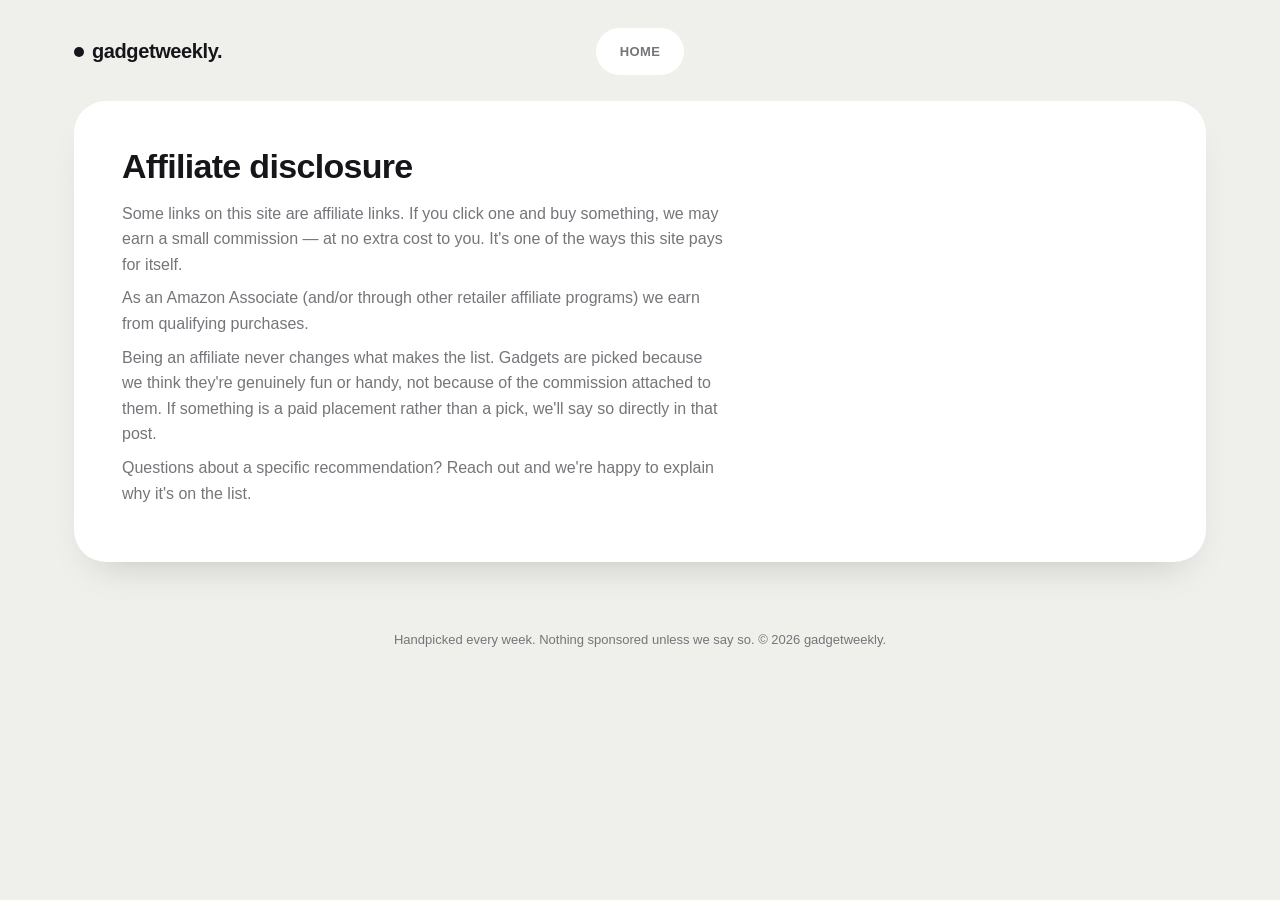
<file: blog/disclosure.html>
<!DOCTYPE html>
<html lang="en">
<head>
<meta charset="UTF-8">
<meta name="viewport" content="width=device-width, initial-scale=1.0">
<meta http-equiv="Content-Security-Policy" content="default-src 'self'; script-src 'self' 'unsafe-inline'; style-src 'self' 'unsafe-inline' https://fonts.googleapis.com; font-src https://fonts.gstatic.com; img-src 'self' data: https:; connect-src 'self'; base-uri 'none'; form-action 'none'; object-src 'none';">
<title>Affiliate Disclosure — Gadget Weekly</title>
<meta name="description" content="How Gadget Weekly makes money and how we choose what to feature.">
<link rel="stylesheet" href="style.css">
</head>
<body>

<div class="wrap">

  <nav class="nav">
    <div class="brand"><span class="dot"></span> gadgetweekly.</div>
    <div class="nav-links">
      <a href="index.html">Home</a>
    </div>
  </nav>

  <div class="post-hero">
    <h1 style="font-size: 34px;">Affiliate disclosure</h1>
    <p class="lede">
      Some links on this site are affiliate links. If you click one and buy something,
      we may earn a small commission — at no extra cost to you. It's one of the ways
      this site pays for itself.
    </p>
    <p class="lede">
      As an Amazon Associate (and/or through other retailer affiliate programs) we
      earn from qualifying purchases.
    </p>
    <p class="lede">
      Being an affiliate never changes what makes the list. Gadgets are picked because
      we think they're genuinely fun or handy, not because of the commission attached
      to them. If something is a paid placement rather than a pick, we'll say so
      directly in that post.
    </p>
    <p class="lede">
      Questions about a specific recommendation? Reach out and we're happy to explain
      why it's on the list.
    </p>
  </div>

  <footer>Handpicked every week. Nothing sponsored unless we say so. &copy; <span id="year"></span> gadgetweekly.</footer>
</div>

<script>document.getElementById("year").textContent = new Date().getFullYear();</script>
</body>
</html>
</file>
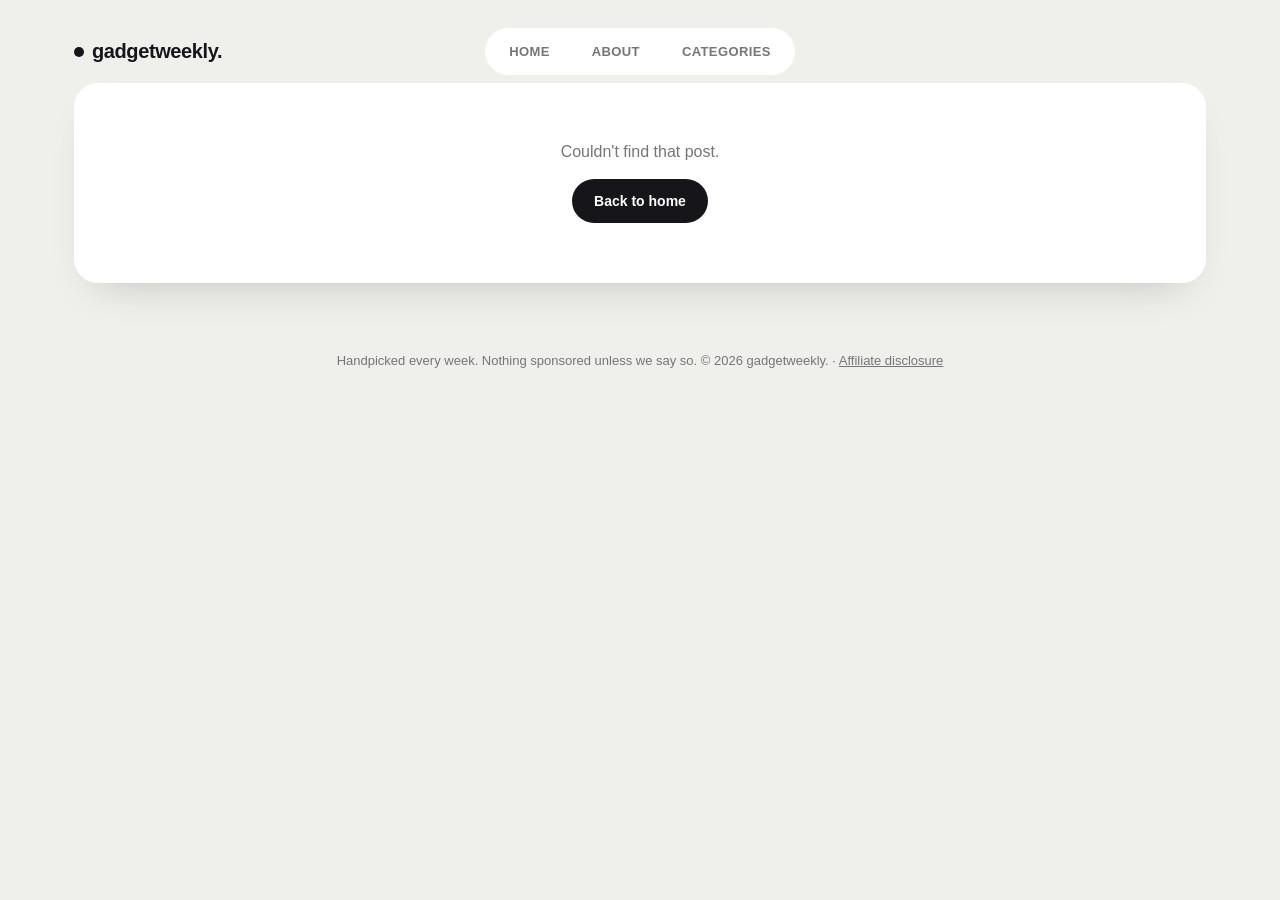
<file: blog/post.html>
<!DOCTYPE html>
<html lang="en">
<head>
<meta charset="UTF-8">
<meta name="viewport" content="width=device-width, initial-scale=1.0">
<meta name="robots" content="noindex, nofollow">
<meta http-equiv="Content-Security-Policy" content="default-src 'self'; script-src 'self' 'unsafe-inline'; style-src 'self' 'unsafe-inline' https://fonts.googleapis.com; font-src https://fonts.gstatic.com; img-src 'self' data: https:; connect-src 'self'; base-uri 'none'; form-action 'none'; object-src 'none';">
<title>Gadget Weekly</title>
<link rel="stylesheet" href="style.css">
</head>
<body>

<div class="wrap">

  <nav class="nav">
    <div class="brand"><span class="dot"></span> gadgetweekly.</div>
    <div class="nav-links">
      <a href="index.html">Home</a>
      <a href="about.html">About</a>
      <details class="nav-dropdown">
        <summary>Categories</summary>
        <div class="nav-dropdown-menu" id="categoryMenu"></div>
      </details>
    </div>
  </nav>

  <div id="content"></div>

  <footer>
    Handpicked every week. Nothing sponsored unless we say so. &copy; <span id="year"></span> gadgetweekly.
    &middot; <a href="disclosure.html">Affiliate disclosure</a>
  </footer>
</div>

<script src="posts.js"></script>
<script src="categories.js"></script>
<script src="app.js"></script>
<script>
  document.getElementById("year").textContent = new Date().getFullYear();

  const params = new URLSearchParams(location.search);
  const id = params.get("id");
  const post = id ? getPostById(id) : null;
  const contentEl = document.getElementById("content");

  document.getElementById("categoryMenu").innerHTML = categoryMenuHtml("", post ? post.category : null);
  wireNavDropdowns();

  if (!post) {
    contentEl.innerHTML = `<div class="empty-state">Couldn't find that post. <br><br><a class="btn btn-primary" href="index.html">Back to home</a></div>`;
  } else if (!post.isDraft) {
    // Published posts have a real, SEO-friendly page — send visitors there instead.
    location.replace(postHref(post));
  } else {
    const all = loadAllPosts().filter(p => p.category === post.category);
    const idx = all.findIndex(p => p.id === post.id);
    const prev = all[idx + 1]; // older
    const next = all[idx - 1]; // newer

    contentEl.innerHTML = `
      <div class="post-hero">
        <div class="badge-row">
          <span class="pill-tag">${escapeHtml(post.weekLabel)}</span>
          <span class="pill-tag">${formatDate(post.date)}</span>
          <span class="pill-tag">Draft &middot; only visible in this browser</span>
        </div>
        <h1>${escapeHtml(post.title)}</h1>
        <p class="lede">${escapeHtml(post.excerpt)}</p>
        ${post.cover ? `<div class="post-cover"><img src="${escapeHtml(post.cover)}" alt="${escapeHtml(post.title)}"></div>` : ""}
        ${disclosureHtml("")}
      </div>

      ${postBodyHtml(post)}

      <div class="archive-nav">
        ${prev ? `<a class="btn btn-outline" href="post.html?id=${encodeURIComponent(prev.id)}">&larr; ${escapeHtml(prev.weekLabel)}</a>` : `<span></span>`}
        ${next ? `<a class="btn btn-outline" href="post.html?id=${encodeURIComponent(next.id)}">${escapeHtml(next.weekLabel)} &rarr;</a>` : `<span></span>`}
      </div>
    `;
    document.title = post.title + " — Gadget Weekly";
  }
</script>
</body>
</html>
</file>
<file: counter.css>
@import url('https://fonts.googleapis.com/css?family=Muli&display=swap');

* {
  box-sizing: border-box;
}

body {
  background-color: #192a56;
  color: #fff;
  font-family: 'Muli', sans-serif;
  flex-direction: column;
  display: flex;
  align-items: center;
  justify-content: center;
  margin: 0;
}

h1 {
  font-size: 50px;
  margin: 0;
}

h2 {
  font-size: 50px;
  margin: 0;
}

p {
  color: rgba(255, 255, 255, 0.8);
  letter-spacing: 2px;
  margin: 0;
}

#car {
  position: absolute;
  width: 256px;
  height: 256px;
  left: 0px;
  background: url('spritesheetauto3.png') left center;
  background-size: cover;
  animation: play 1.5s steps(3) infinite;
  display: inline-block;
	margin-top: -5%;
}

@keyframes play {
  100% {
    background-position: -768px
  }
}

header {
  text-align: left;
  font-size: 30px;
  margin-bottom: 20px;
  width: 100%;
  height: 20vh;
  background-color: #244198;
}

#headTitle {
  color: white;
  margin-top: 5%;
  font-weight: bold;
  font-family: 'Muli', sans-serif;
  font-size: 50px;
}


#textTitle{

	color: white;
  margin-top: 5%;
  font-family: 'Muli', sans-serif;
  font-size: 70%;
	margin-bottom: 20%;

}

#calculation{
	margin-top: 10%;
	    text-align: center;


}

#underTitle{
	display: flex;
    flex-wrap: nowrap;
    flex-direction: row;
}

#box-amsterdam{

	width: 33%;
}

#amsterdam1{
	width: 60%;
	border-radius: 20%;
    margin: 10%;
		margin-left: 25%;
}

#amsterdam2{
	width: 60%;
	border-radius: 20%;
    margin: 10%;
}

#title1 {

}

#title2 {}

#title3 {}

#line {
  width: 100%;
  border-top: solid 1px white;
}

#circle1 {
  height: 25px;
  width: 25px;
  background-color: white;
  border-radius: 50%;
}

#circle2 {
  height: 25px;
  width: 25px;
  background-color: white;
  border-radius: 50%;
}

#place1 {
	position: relative;
	margin-top: 1%;
	margin-left: 1%;
}

#place2 {
  position: relative;
  margin-top: 1%;
	margin-right: 1%;
}

#box {
	display: flex;
flex-direction: row;
width: 100%;
flex-wrap: wrap;
justify-content: space-between;
}

#line-box {
  margin-top: -10%;
  width: 95%;
  display: flex;
  flex-direction: row;
  align-items: center;
}

#car-box {

	width: 10%;
	    height: 30vh;


}



/* SOCIAL PANEL CSS */
.social-panel-container {
  position: fixed;
  right: 0;
  bottom: 80px;
  transform: translateX(100%);
  transition: transform 0.4s ease-in-out;
}

.social-panel-container.visible {
  transform: translateX(-10px);
}

.social-panel {
  background-color: #fff;
  border-radius: 16px;
  box-shadow: 0 16px 31px -17px rgba(0, 31, 97, 0.6);
  border: 5px solid #001F61;
  display: flex;
  flex-direction: column;
  justify-content: center;
  align-items: center;
  font-family: 'Muli';
  position: relative;
  height: 169px;
  width: 370px;
  max-width: calc(100% - 10px);
}

.social-panel button.close-btn {
  border: 0;
  color: #97A5CE;
  cursor: pointer;
  font-size: 20px;
  position: absolute;
  top: 5px;
  right: 5px;
}

.social-panel button.close-btn:focus {
  outline: none;
}

.social-panel p {
  background-color: #001F61;
  border-radius: 0 0 10px 10px;
  color: #fff;
  font-size: 14px;
  line-height: 18px;
  padding: 2px 17px 6px;
  position: absolute;
  top: 0;
  left: 50%;
  margin: 0;
  transform: translateX(-50%);
  text-align: center;
  width: 235px;
}

.social-panel p i {
  margin: 0 5px;
}

.social-panel p a {
  color: #FF7500;
  text-decoration: none;
}

.social-panel h4 {
  margin: 20px 0;
  color: #97A5CE;
  font-family: 'Muli';
  font-size: 14px;
  line-height: 18px;
  text-transform: uppercase;
}

.social-panel ul {
  display: flex;
  list-style-type: none;
  padding: 0;
  margin: 0;
}

.social-panel ul li {
  margin: 0 10px;
}

.social-panel ul li a {
  border: 1px solid #DCE1F2;
  border-radius: 50%;
  color: #001F61;
  font-size: 20px;
  display: flex;
  justify-content: center;
  align-items: center;
  height: 50px;
  width: 50px;
  text-decoration: none;
}

.social-panel ul li a:hover {
  border-color: #FF6A00;
  box-shadow: 0 9px 12px -9px #FF6A00;
}

.floating-btn {
  border-radius: 26.5px;
  background-color: #001F61;
  border: 1px solid #001F61;
  box-shadow: 0 16px 22px -17px #03153B;
  color: #fff;
  cursor: pointer;
  font-size: 16px;
  line-height: 20px;
  padding: 12px 20px;
  position: fixed;
  bottom: 20px;
  right: 20px;
  z-index: 999;
}

.floating-btn:hover {
  background-color: #ffffff;
  color: #001F61;
}

.floating-btn:focus {
  outline: none;
}

.floating-text {
  background-color: #001F61;
  border-radius: 10px 10px 0 0;
  color: #fff;
  font-family: 'Muli';
  padding: 7px 15px;
  position: fixed;
  bottom: 0;
  left: 50%;
  transform: translateX(-50%);
  text-align: center;
  z-index: 998;
}

.floating-text a {
  color: #FF7500;
  text-decoration: none;
}

@media screen and (max-width: 480px) {
  .social-panel-container.visible {
    transform: translateX(0px);
  }

  .floating-btn {
    right: 10px;
  }
}
</file>
<file: blog/style.css>
@import url('https://fonts.googleapis.com/css2?family=Sora:wght@400;600;700;800&family=Inter:wght@400;500;600;700&display=swap');

:root {
  --bg: #efefeb;
  --card: #ffffff;
  --ink: #15151a;
  --muted: #75757a;
  --line: #e2e2dc;
  --pill-radius: 999px;
  --r-xl: 32px;
  --r-lg: 24px;
  --r-md: 16px;
  --shadow: 0 20px 40px -24px rgba(20, 20, 26, 0.25);
}

* { box-sizing: border-box; }

html, body {
  margin: 0;
  padding: 0;
  background: var(--bg);
  color: var(--ink);
  font-family: 'Inter', sans-serif;
  -webkit-font-smoothing: antialiased;
}

img { max-width: 100%; display: block; }

a { color: inherit; text-decoration: none; }

.wrap {
  max-width: 1180px;
  margin: 0 auto;
  padding: 0 24px;
}

/* ---------- Nav ---------- */
.nav {
  display: grid;
  grid-template-columns: 1fr auto 1fr;
  align-items: center;
  padding: 28px 0 8px;
}

.brand {
  font-family: 'Sora', sans-serif;
  font-weight: 700;
  font-size: 20px;
  letter-spacing: -0.02em;
  display: flex;
  align-items: center;
  gap: 8px;
  justify-self: start;
}

.brand .dot {
  width: 10px;
  height: 10px;
  border-radius: 50%;
  background: var(--ink);
}

.nav-links {
  display: flex;
  align-items: center;
  gap: 6px;
  background: var(--card);
  border-radius: var(--pill-radius);
  padding: 6px;
  box-shadow: var(--shadow);
  justify-self: center;
}

.nav-links a {
  padding: 10px 18px;
  border-radius: var(--pill-radius);
  font-size: 13px;
  font-weight: 600;
  letter-spacing: 0.03em;
  text-transform: uppercase;
  color: var(--muted);
}

.nav-links a.active,
.nav-links a:hover {
  background: var(--ink);
  color: #fff;
}

.nav-dropdown { position: relative; }

.nav-dropdown summary {
  padding: 10px 18px;
  border-radius: var(--pill-radius);
  font-size: 13px;
  font-weight: 600;
  letter-spacing: 0.03em;
  text-transform: uppercase;
  color: var(--muted);
  cursor: pointer;
  list-style: none;
}

.nav-dropdown summary::-webkit-details-marker { display: none; }

.nav-dropdown[open] summary,
.nav-dropdown summary:hover {
  background: var(--ink);
  color: #fff;
}

.nav-dropdown-menu {
  position: absolute;
  top: calc(100% + 8px);
  right: 0;
  background: var(--card);
  border-radius: var(--r-md);
  box-shadow: var(--shadow);
  padding: 6px;
  min-width: 170px;
  z-index: 30;
  display: flex;
  flex-direction: column;
  gap: 2px;
}

.nav-dropdown-menu a {
  padding: 10px 14px;
  border-radius: 10px;
  font-size: 13px;
  font-weight: 600;
  text-transform: none;
  letter-spacing: normal;
  color: var(--ink);
  white-space: nowrap;
}

.nav-dropdown-menu a:hover { background: var(--bg); }
.nav-dropdown-menu a.active { background: var(--ink); color: #fff; }

.icon-btn {
  width: 44px;
  height: 44px;
  border-radius: 14px;
  background: var(--card);
  border: none;
  display: flex;
  align-items: center;
  justify-content: center;
  box-shadow: var(--shadow);
  cursor: pointer;
  font-size: 16px;
  color: var(--ink);
}

/* ---------- Buttons ---------- */
.btn {
  display: inline-flex;
  align-items: center;
  gap: 10px;
  padding: 14px 22px;
  border-radius: var(--pill-radius);
  font-weight: 600;
  font-size: 14px;
  border: none;
  cursor: pointer;
  white-space: nowrap;
}

.btn-primary { background: var(--ink); color: #fff; }
.btn-primary:hover { opacity: 0.85; }

.btn-outline { background: transparent; color: var(--ink); border: 1.5px solid var(--line); }
.btn-outline:hover { border-color: var(--ink); }

.btn-danger { background: transparent; color: #c0392b; border: 1.5px solid #c0392b; }
.btn-danger:hover { background: #c0392b; color: #fff; }

.btn-circle {
  width: 40px;
  height: 40px;
  border-radius: 50%;
  background: var(--ink);
  color: #fff;
  display: inline-flex;
  align-items: center;
  justify-content: center;
  flex: 0 0 auto;
  font-size: 15px;
}

/* ---------- Hero ---------- */
.hero {
  background: var(--card);
  border-radius: var(--r-xl);
  margin-top: 18px;
  padding: 56px 48px;
  display: grid;
  grid-template-columns: 1.15fr 0.85fr;
  gap: 40px;
  align-items: center;
  box-shadow: var(--shadow);
}

.hero-eyebrow {
  text-transform: uppercase;
  font-size: 12px;
  font-weight: 700;
  letter-spacing: 0.14em;
  color: var(--muted);
  margin-bottom: 14px;
}

.hero h1 {
  font-family: 'Sora', sans-serif;
  font-weight: 800;
  font-size: clamp(40px, 6vw, 76px);
  line-height: 0.98;
  letter-spacing: -0.03em;
  margin: 0 0 18px;
  text-transform: lowercase;
}

.hero p.lede {
  color: var(--muted);
  font-size: 16px;
  line-height: 1.6;
  max-width: 46ch;
  margin: 0 0 28px;
}

.hero-actions { display: flex; gap: 12px; flex-wrap: wrap; }

.hero-visual {
  background: var(--bg);
  border-radius: var(--r-lg);
  padding: 20px;
  position: relative;
  display: block;
}

.hero-visual img {
  border-radius: var(--r-md);
  width: 100%;
  aspect-ratio: 1 / 1;
  object-fit: cover;
}

.hero-visual .rank-badge {
  position: absolute;
  top: 36px;
  left: 36px;
  background: var(--ink);
  color: #fff;
  font-family: 'Sora', sans-serif;
  font-weight: 700;
  font-size: 13px;
  padding: 8px 14px;
  border-radius: var(--pill-radius);
}

.hero-visual .price-tag {
  position: absolute;
  bottom: 36px;
  left: 36px;
  right: 36px;
  background: var(--card);
  border-radius: var(--r-md);
  padding: 14px 18px;
  display: flex;
  align-items: center;
  justify-content: space-between;
  box-shadow: var(--shadow);
}

.price-tag .name { font-weight: 700; font-size: 14px; }
.price-tag .price { font-size: 13px; color: var(--muted); }

/* ---------- Section label ---------- */
.section-label {
  display: flex;
  align-items: center;
  gap: 16px;
  margin: 56px 0 20px;
}

.section-label span {
  text-transform: uppercase;
  font-size: 12px;
  font-weight: 700;
  letter-spacing: 0.14em;
  color: var(--muted);
  white-space: nowrap;
}

.section-label .line { flex: 1; height: 1px; background: var(--line); }

/* ---------- Filter pills ---------- */
.filter-bar { display: flex; flex-wrap: wrap; gap: 8px; margin-bottom: 20px; }

.filter-pill {
  background: var(--card);
  border: 1.5px solid var(--line);
  color: var(--muted);
  padding: 8px 16px;
  border-radius: var(--pill-radius);
  font-size: 12px;
  font-weight: 700;
  text-transform: uppercase;
  letter-spacing: 0.05em;
  cursor: pointer;
}

.filter-pill.active,
.filter-pill:hover {
  background: var(--ink);
  color: #fff;
  border-color: var(--ink);
}

/* ---------- Post grid ---------- */
.grid {
  display: grid;
  grid-template-columns: repeat(3, 1fr);
  gap: 24px;
}

.card {
  background: var(--card);
  border-radius: var(--r-lg);
  overflow: hidden;
  box-shadow: var(--shadow);
  display: flex;
  flex-direction: column;
}

.card .thumb {
  position: relative;
  aspect-ratio: 4 / 3;
  overflow: hidden;
}

.card .thumb img { width: 100%; height: 100%; object-fit: cover; }

.card .thumb .badge {
  position: absolute;
  top: 14px;
  left: 14px;
  background: rgba(255,255,255,0.92);
  padding: 6px 12px;
  border-radius: var(--pill-radius);
  font-size: 11px;
  font-weight: 700;
  text-transform: uppercase;
  letter-spacing: 0.06em;
}

.card .body { padding: 20px 22px 22px; display: flex; flex-direction: column; gap: 8px; flex: 1; }

.card h3 {
  font-family: 'Sora', sans-serif;
  font-size: 19px;
  margin: 0;
  line-height: 1.25;
}

.card .date { font-size: 12px; color: var(--muted); font-weight: 600; text-transform: uppercase; letter-spacing: 0.05em; }

.card p.excerpt { color: var(--muted); font-size: 14px; line-height: 1.55; margin: 0; flex: 1; }

.card .footer-row {
  display: flex;
  align-items: center;
  justify-content: space-between;
  margin-top: 10px;
}

.card .footer-row .read { font-size: 13px; font-weight: 700; }

/* ---------- Post detail ---------- */
.post-hero {
  background: var(--card);
  border-radius: var(--r-xl);
  padding: 48px;
  margin-top: 18px;
  box-shadow: var(--shadow);
}

.post-hero .badge-row { display: flex; gap: 10px; margin-bottom: 18px; }

.pill-tag {
  background: var(--bg);
  padding: 7px 14px;
  border-radius: var(--pill-radius);
  font-size: 11px;
  font-weight: 700;
  text-transform: uppercase;
  letter-spacing: 0.06em;
  color: var(--muted);
}

.post-hero h1 {
  font-family: 'Sora', sans-serif;
  font-weight: 800;
  font-size: clamp(32px, 5vw, 52px);
  line-height: 1.05;
  letter-spacing: -0.02em;
  margin: 0 0 16px;
}

.post-hero .lede { color: var(--muted); font-size: 16px; line-height: 1.6; max-width: 68ch; margin: 0 0 8px; }

.post-cover {
  margin-top: 28px;
  border-radius: var(--r-lg);
  overflow: hidden;
  aspect-ratio: 21 / 9;
}

.post-cover img { width: 100%; height: 100%; object-fit: cover; }

.item-list { display: flex; flex-direction: column; gap: 18px; margin-top: 32px; }

.review-body { margin-top: 32px; }
.review-body h2 {
  font-family: 'Sora', sans-serif;
  font-weight: 800;
  font-size: 24px;
  letter-spacing: -0.01em;
  margin: 36px 0 14px;
}
.review-body h2:first-child { margin-top: 0; }
.review-body h3 { font-size: 16px; font-weight: 700; margin: 0 0 10px; }
.review-body p { color: var(--ink); line-height: 1.7; margin: 0 0 14px; }
.review-body p:last-child { margin-bottom: 0; }
.review-body ul { margin: 0 0 14px; padding-left: 22px; }
.review-body li { line-height: 1.7; margin-bottom: 6px; }

.product-box {
  display: flex;
  gap: 20px;
  align-items: center;
  background: var(--card);
  border-radius: var(--r-lg);
  box-shadow: var(--shadow);
  padding: 20px;
  margin: 24px 0;
}
.product-box img {
  width: 96px;
  height: 96px;
  object-fit: cover;
  border-radius: var(--r-md);
  flex-shrink: 0;
}
.product-box-info { flex: 1; }
.product-box-info h3 { margin: 0 0 6px; font-size: 17px; }
.product-box-price { font-weight: 700; color: var(--muted); margin-bottom: 10px; }

.pros-cons { display: grid; grid-template-columns: 1fr 1fr; gap: 20px; margin: 20px 0; }
.pros, .cons {
  background: var(--card);
  border-radius: var(--r-lg);
  box-shadow: var(--shadow);
  padding: 20px;
}
.pros h3 { color: #2e7d32; }
.cons h3 { color: #c0392b; }
.pros ul, .cons ul { margin-bottom: 0; }

.faq-list { display: flex; flex-direction: column; gap: 16px; }
.faq-item {
  background: var(--card);
  border-radius: var(--r-lg);
  box-shadow: var(--shadow);
  padding: 18px 20px;
}
.faq-item h3 { margin: 0 0 8px; font-size: 15px; }
.faq-item p:last-child { margin-bottom: 0; }

.item-card {
  background: var(--card);
  border-radius: var(--r-lg);
  box-shadow: var(--shadow);
  padding: 28px;
  display: grid;
  grid-template-columns: 90px 180px 1fr auto;
  gap: 28px;
  align-items: center;
}

.item-rank {
  font-family: 'Sora', sans-serif;
  font-weight: 800;
  font-size: 40px;
  color: var(--line);
  line-height: 1;
}

.item-thumb {
  border-radius: var(--r-md);
  overflow: hidden;
  aspect-ratio: 1 / 1;
  background: var(--bg);
}

.item-thumb img { width: 100%; height: 100%; object-fit: cover; }

.item-info h3 { font-family: 'Sora', sans-serif; font-size: 20px; margin: 0 0 8px; }
.item-info p { color: var(--muted); font-size: 14px; line-height: 1.55; margin: 0 0 10px; }
.item-meta { display: flex; gap: 8px; align-items: center; flex-wrap: wrap; }
.item-price { font-weight: 700; font-size: 14px; }

.item-action { text-align: right; }

/* ---------- Archive list ---------- */
.archive-nav { display: flex; justify-content: space-between; align-items: center; margin-top: 40px; }

/* ---------- Admin ---------- */
.admin-grid {
  display: grid;
  grid-template-columns: 1.1fr 0.9fr;
  gap: 28px;
  margin-top: 18px;
  align-items: start;
}

.panel {
  background: var(--card);
  border-radius: var(--r-lg);
  padding: 28px;
  box-shadow: var(--shadow);
}

.panel h2 {
  font-family: 'Sora', sans-serif;
  font-size: 20px;
  margin: 0 0 20px;
}

.field { margin-bottom: 16px; }

.field label {
  display: block;
  font-size: 12px;
  font-weight: 700;
  text-transform: uppercase;
  letter-spacing: 0.05em;
  color: var(--muted);
  margin-bottom: 6px;
}

.field input, .field textarea {
  width: 100%;
  border: 1.5px solid var(--line);
  border-radius: var(--r-md);
  padding: 12px 14px;
  font-family: 'Inter', sans-serif;
  font-size: 14px;
  background: #fbfbf9;
  color: var(--ink);
}

.field input:focus, .field textarea:focus {
  outline: none;
  border-color: var(--ink);
}

.field textarea { resize: vertical; min-height: 60px; }

.two-col { display: grid; grid-template-columns: 1fr 1fr; gap: 16px; }

.item-row {
  border: 1.5px dashed var(--line);
  border-radius: var(--r-md);
  padding: 16px;
  margin-bottom: 14px;
  position: relative;
}

.item-row .item-row-title {
  font-family: 'Sora', sans-serif;
  font-weight: 700;
  font-size: 13px;
  margin-bottom: 12px;
  text-transform: uppercase;
  letter-spacing: 0.05em;
  color: var(--muted);
}

.item-row .remove-item {
  position: absolute;
  top: 12px;
  right: 12px;
  background: none;
  border: none;
  color: var(--muted);
  cursor: pointer;
  font-size: 13px;
  font-weight: 700;
}

.item-row .remove-item:hover { color: var(--ink); }

.actions-row { display: flex; gap: 10px; flex-wrap: wrap; margin-top: 20px; }

textarea.code-output {
  width: 100%;
  min-height: 260px;
  font-family: 'SFMono-Regular', Consolas, monospace;
  font-size: 12.5px;
  border-radius: var(--r-md);
  border: 1.5px solid var(--line);
  padding: 16px;
  background: #15151a;
  color: #e6e6e0;
  white-space: pre;
}

.hint {
  font-size: 13px;
  color: var(--muted);
  line-height: 1.6;
  margin-top: 10px;
}

.upload-row { display: flex; gap: 10px; align-items: center; }
.upload-row input[type="text"] { flex: 1; min-width: 0; }
.upload-row .btn { flex-shrink: 0; white-space: nowrap; }

.select-line { display: flex; gap: 10px; align-items: center; margin-bottom: 20px; }
.select-line select {
  flex: 1;
  border: 1.5px solid var(--line);
  border-radius: var(--r-md);
  padding: 12px 14px;
  font-family: 'Inter', sans-serif;
  font-size: 14px;
  background: #fbfbf9;
}

.toast {
  position: fixed;
  bottom: 28px;
  left: 50%;
  transform: translateX(-50%) translateY(20px);
  background: var(--ink);
  color: #fff;
  padding: 12px 22px;
  border-radius: var(--pill-radius);
  font-size: 13px;
  font-weight: 600;
  opacity: 0;
  transition: all 0.25s ease;
  pointer-events: none;
  z-index: 50;
}

.toast.show { opacity: 1; transform: translateX(-50%) translateY(0); }

footer {
  margin: 70px 0 40px;
  text-align: center;
  color: var(--muted);
  font-size: 13px;
}

footer a { text-decoration: underline; }

.disclosure {
  margin: 20px 0 0;
  padding-top: 16px;
  border-top: 1px solid var(--line);
  color: var(--muted);
  font-size: 12.5px;
  line-height: 1.6;
}

.disclosure a { text-decoration: underline; color: var(--ink); }

/* ---------- Admin lock screen ---------- */
.lock-screen {
  position: fixed;
  inset: 0;
  background: var(--bg);
  display: flex;
  align-items: center;
  justify-content: center;
  z-index: 100;
}

.lock-screen[hidden] { display: none; }

.lock-box {
  background: var(--card);
  border-radius: var(--r-lg);
  box-shadow: var(--shadow);
  padding: 40px;
  width: 100%;
  max-width: 360px;
  text-align: center;
}

.lock-box h2 { font-family: 'Sora', sans-serif; margin: 0 0 6px; }
.lock-box p { color: var(--muted); font-size: 13px; margin: 0 0 20px; }
.lock-box input {
  width: 100%;
  border: 1.5px solid var(--line);
  border-radius: var(--r-md);
  padding: 12px 14px;
  font-size: 14px;
  margin-bottom: 12px;
  text-align: center;
}
.lock-box .btn { width: 100%; justify-content: center; }
.lock-box .error { color: #c0392b; font-size: 12.5px; margin-top: 10px; min-height: 16px; }

.empty-state {
  background: var(--card);
  border-radius: var(--r-lg);
  padding: 60px 40px;
  text-align: center;
  color: var(--muted);
  box-shadow: var(--shadow);
}

@media (max-width: 860px) {
  .hero { grid-template-columns: 1fr; padding: 36px 24px; }
  .grid { grid-template-columns: 1fr; }
  .admin-grid { grid-template-columns: 1fr; }
  .item-card { grid-template-columns: 60px 1fr; grid-template-areas: "rank thumb" "info info" "action action"; }
  .item-card .item-rank { grid-area: rank; }
  .item-card .item-thumb { grid-area: thumb; width: 100px; }
  .item-card .item-info { grid-area: info; }
  .item-card .item-action { grid-area: action; text-align: left; }
  .nav-links a, .nav-dropdown summary { padding: 9px 12px; font-size: 11px; }
  .pros-cons { grid-template-columns: 1fr; }
  .product-box { flex-direction: column; text-align: center; }
}
</file>
